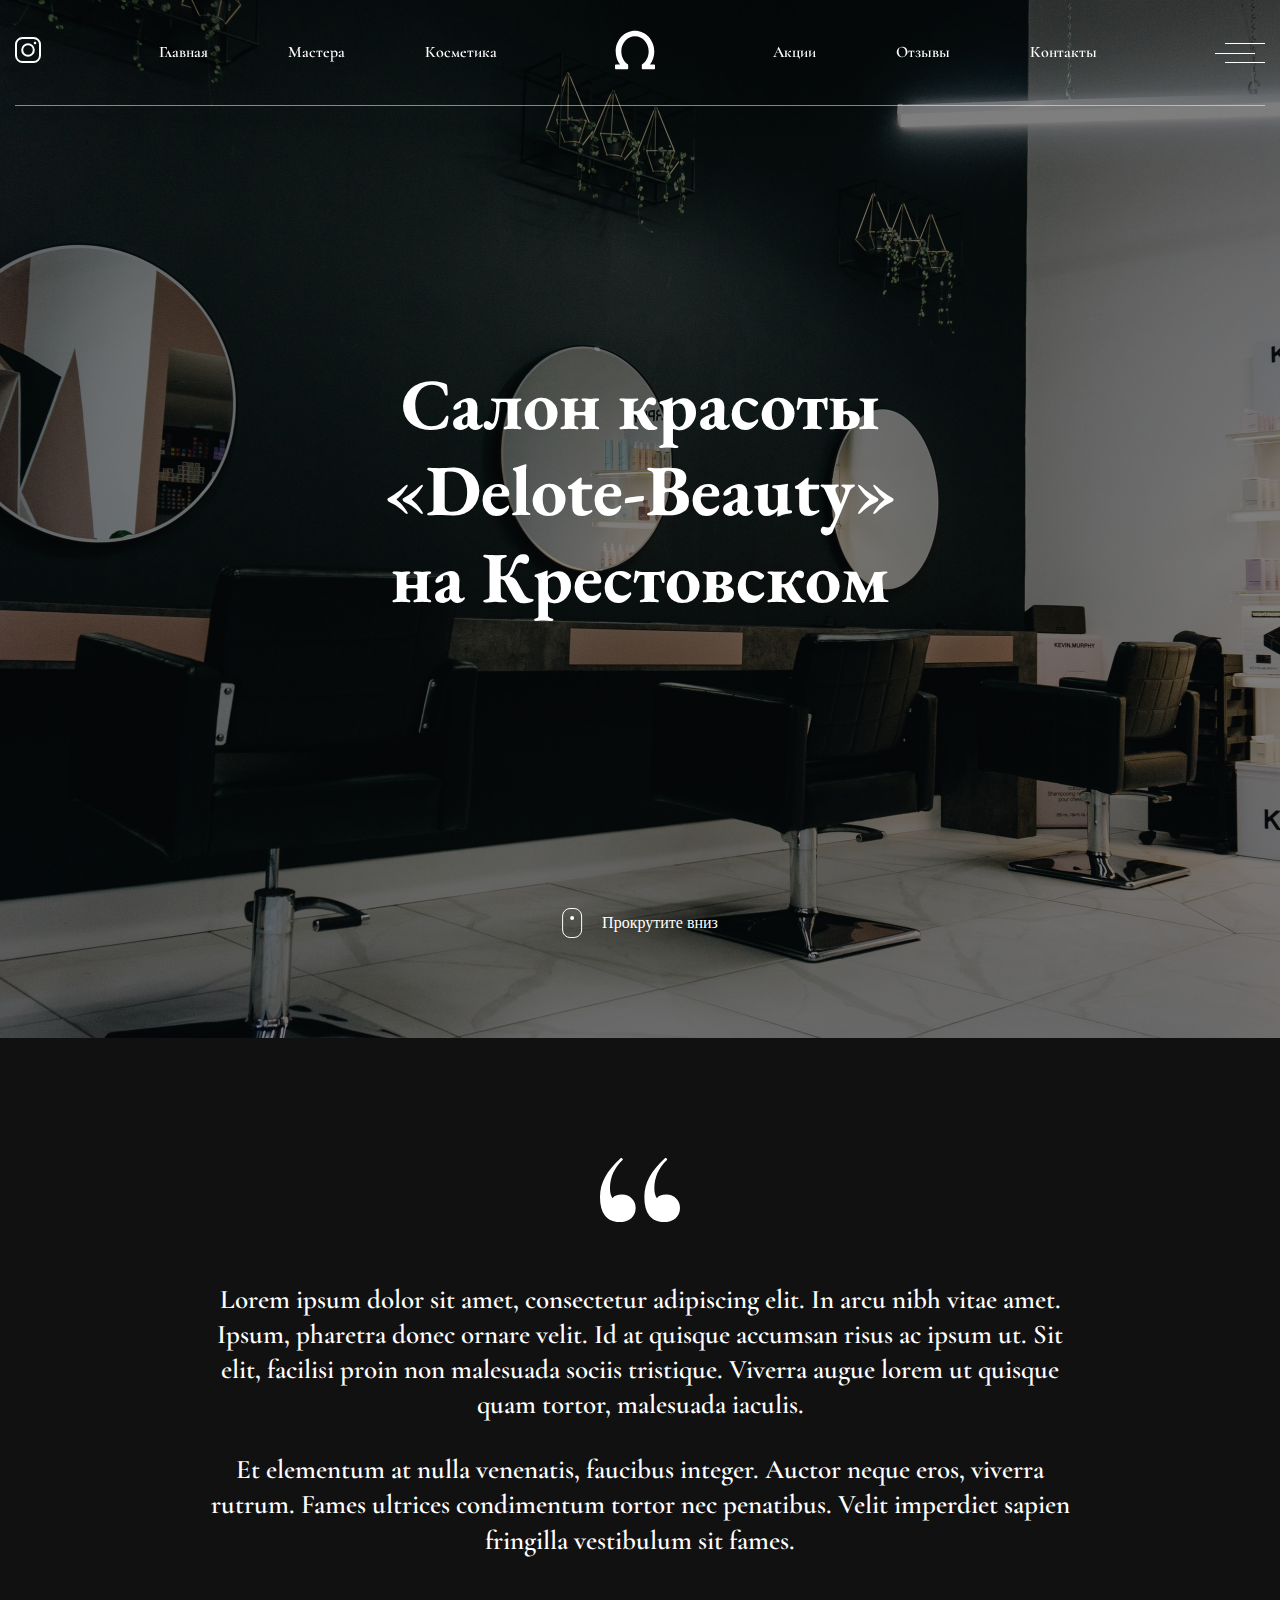
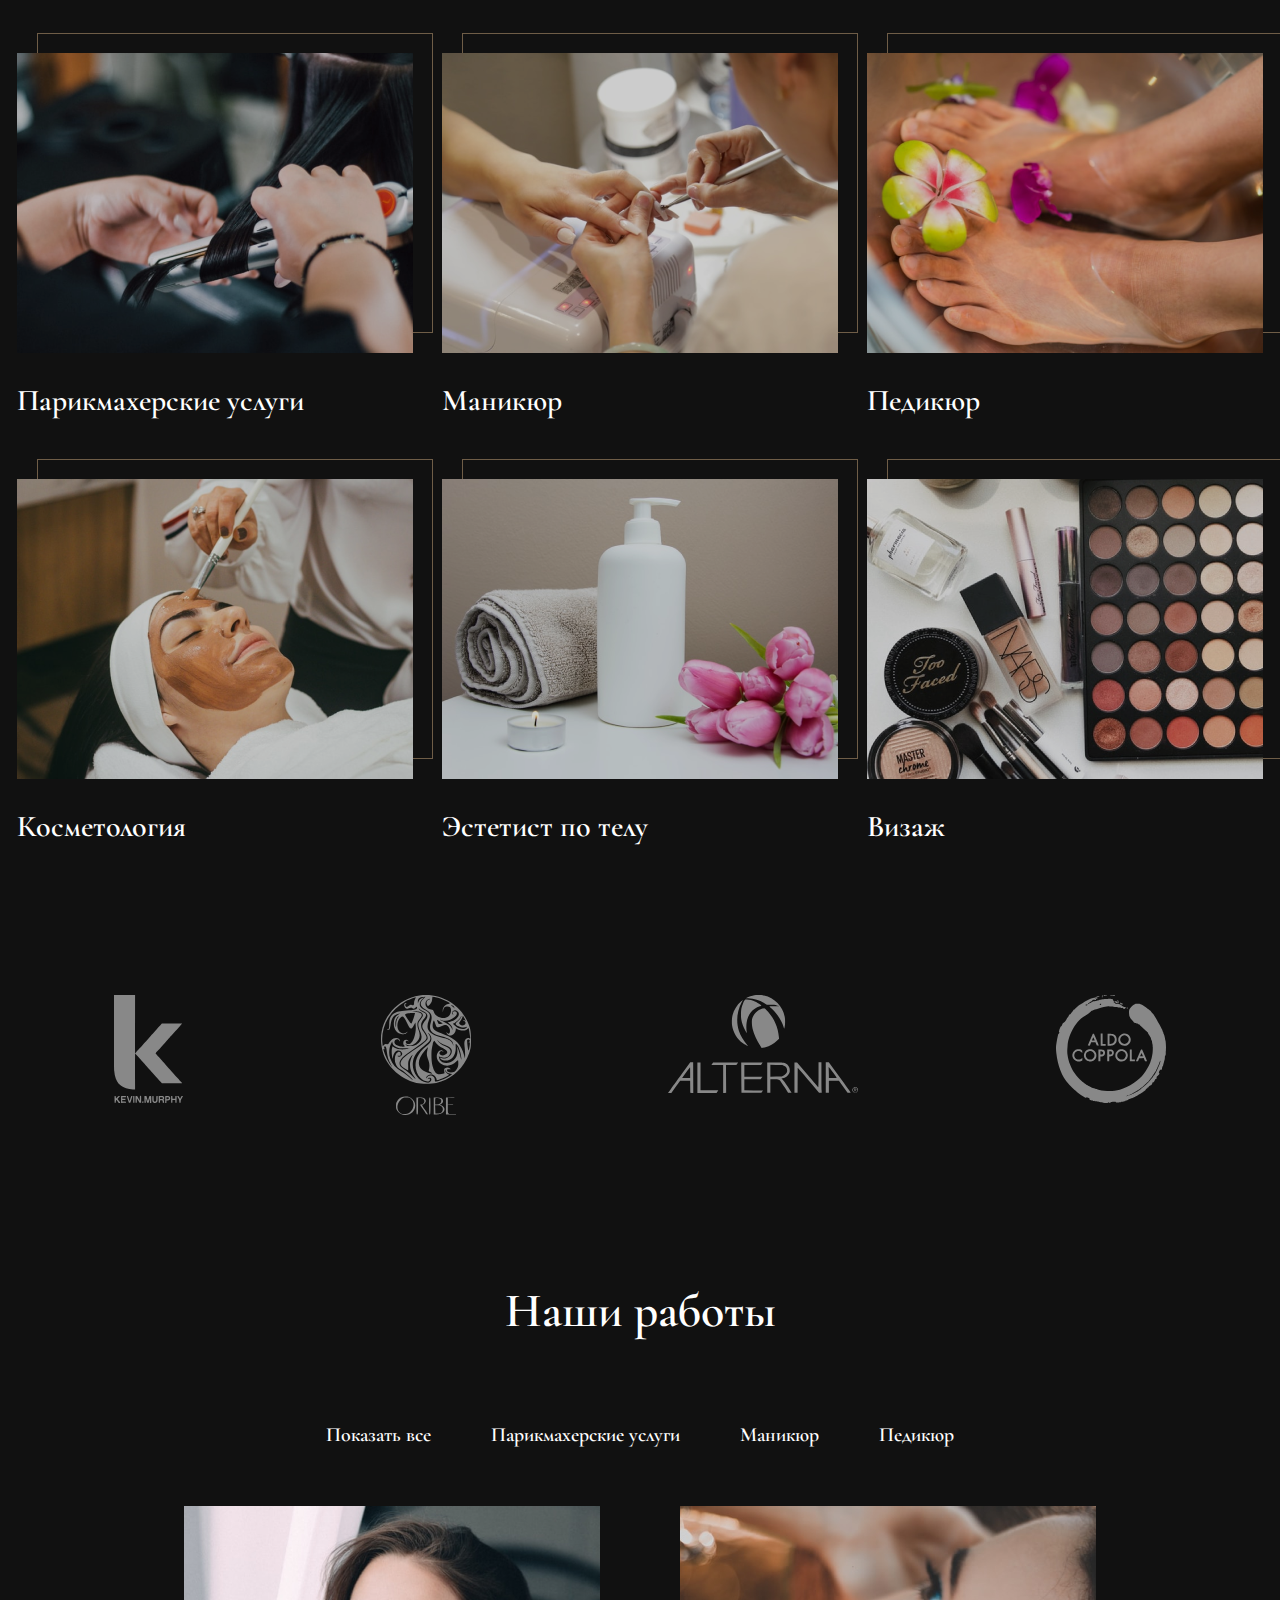
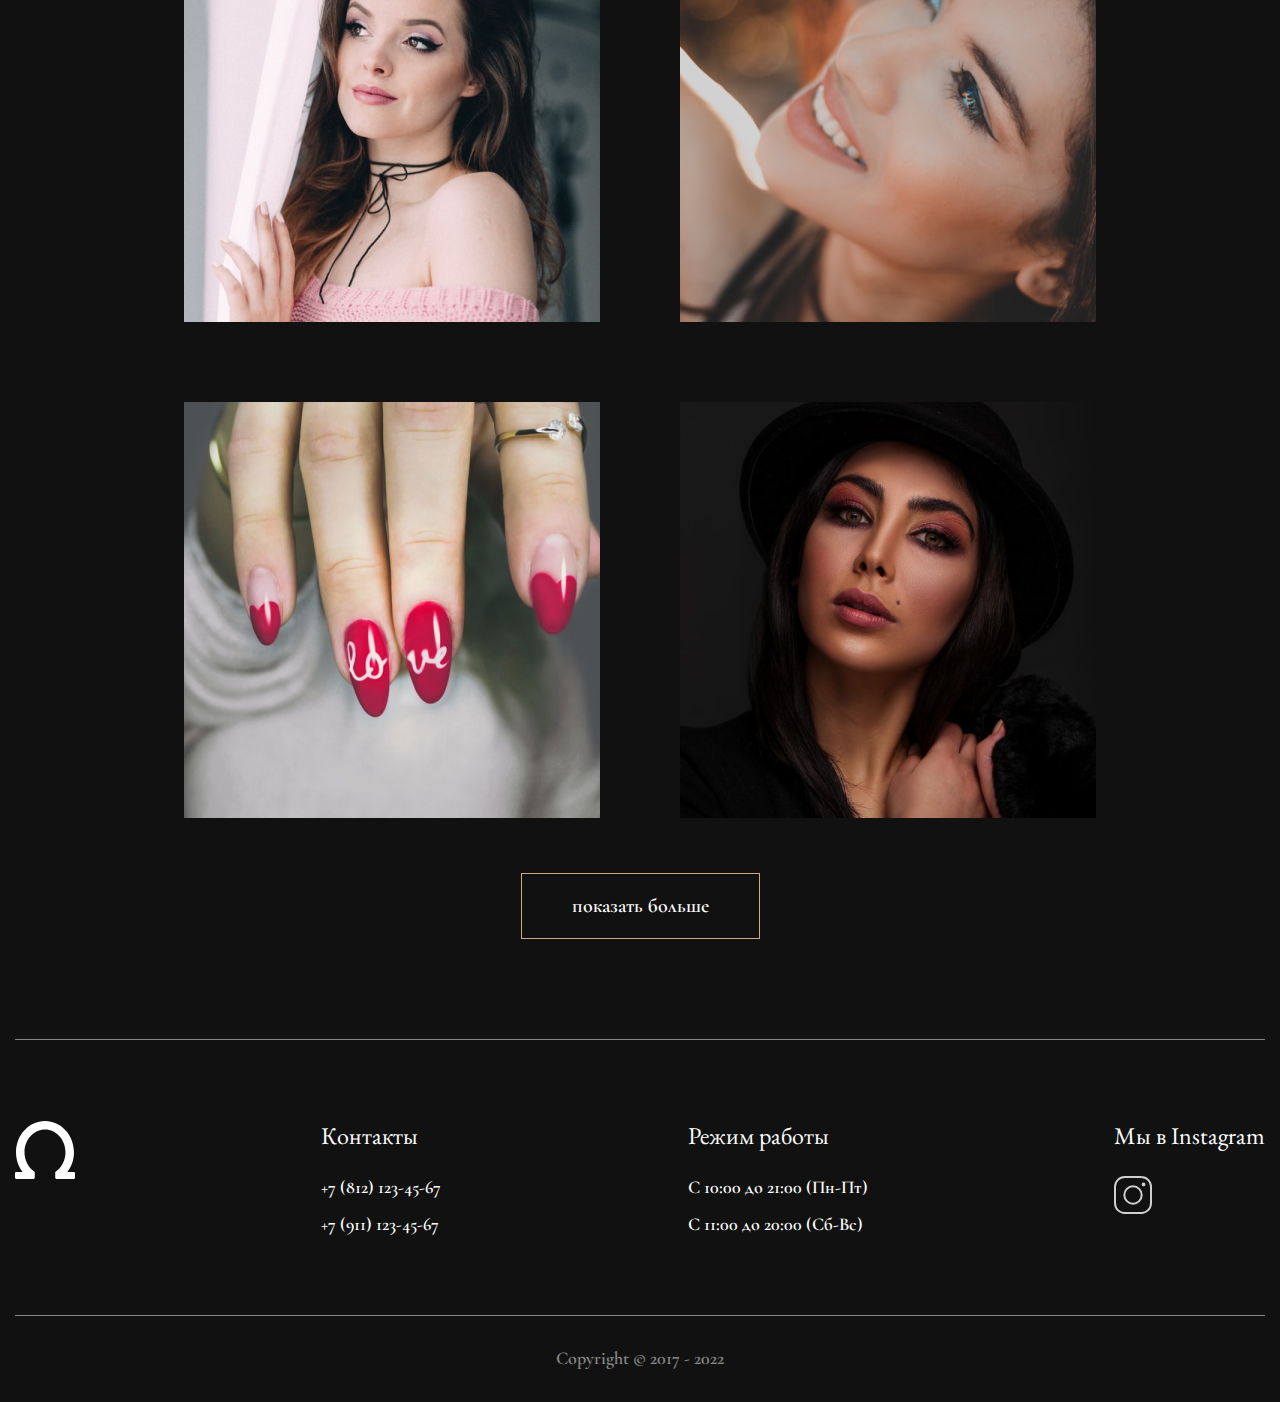
<file: index.html>
<!DOCTYPE html>
<html lang="en">
  <head>
    <meta charset="UTF-8" />
    <meta name="viewport" content="width=device-width, initial-scale=1.0" />
    <title>Document</title>
    <link rel="stylesheet" href="css/main.css" />
  </head>
  <body>
    <header class="header">
      <nav class="nav">
        <div class="nav__items">
          <a class="social" href="https://www.instagram.com/">
            <svg
              class="social__insta"
              width="26"
              height="26"
              viewBox="0 0 26 26"
              fill="none"
              xmlns="http://www.w3.org/2000/svg"
            >
              <path
                d="M18.5341 1H7.46592C3.89455 1 1 3.89507 1 7.46592V18.5341C1 22.1054 3.89507 25 7.46643 25H18.5336C22.1049 25 25 22.1049 25 18.5336V7.46592C25 3.89455 22.1049 1 18.5336 1H18.5341Z"
                stroke="white"
                stroke-width="2"
                stroke-miterlimit="10"
              />
              <path
                d="M13 18.7932C16.1995 18.7932 18.7932 16.1995 18.7932 13C18.7932 9.8005 16.1995 7.20679 13 7.20679C9.80049 7.20679 7.20679 9.8005 7.20679 13C7.20679 16.1995 9.80049 18.7932 13 18.7932Z"
                stroke="white"
                stroke-width="2"
                stroke-miterlimit="10"
              />
              <path
                d="M20.0345 7.20688C20.72 7.20688 21.2757 6.65115 21.2757 5.96562C21.2757 5.2801 20.72 4.72437 20.0345 4.72437C19.3489 4.72437 18.7932 5.2801 18.7932 5.96562C18.7932 6.65115 19.3489 7.20688 20.0345 7.20688Z"
                fill="white"
              />
            </svg>
          </a>
  
          <ul class="nav__links">
            <li class="nav__link"><a href="#">Главная</a></li>
            <li class="nav__link"><a href="masters/index.html">Мастера</a></li>
            <li class="nav__link"><a href="#">Косметика</a></li>
          </ul>
          <a class="logo" href="index.html"
            ><svg
              class="logo__svg"
              width="40"
              height="40"
              viewBox="0 0 40 40"
              fill="none"
              xmlns="http://www.w3.org/2000/svg"
            >
              <g clip-path="url(#clip0_1_23)">
                <path
                  d="M39.1904 34.5978H34.9553C37.7664 30.8686 39.3147 26.2056 39.3147 21.4677C39.3147 9.99511 30.6501 0.661377 19.9988 0.661377C9.34791 0.661377 0.682858 9.99552 0.682858 21.4677C0.682858 26.2064 2.23032 30.8694 5.04109 34.5978H0.809553C0.36268 34.5978 0 34.9605 0 35.4074V38.5298C0 38.9767 0.36268 39.3394 0.809553 39.3394H12.3663C12.8132 39.3394 13.1759 38.9767 13.1759 38.5298V35.0516C13.1759 34.8589 13.1075 34.6731 12.9828 34.527L12.9379 34.474C12.8925 34.4201 12.8399 34.3728 12.782 34.3331C8.8047 31.5766 6.33354 26.6472 6.33354 21.4673C6.33354 13.1103 12.4639 6.31165 19.9988 6.31165C27.5333 6.31165 33.6636 13.1107 33.6636 21.4673C33.6636 26.6691 31.1771 31.609 27.1755 34.3598C26.9557 34.5108 26.8245 34.7601 26.8245 35.0265V38.529C26.8245 38.9759 27.1872 39.3386 27.6341 39.3386H39.1904C39.6373 39.3386 40 38.9759 40 38.529V35.4066C40 34.9601 39.6381 34.5978 39.1904 34.5978Z"
                  fill="white"
                />
              </g>
              <defs>
                <clipPath id="clip0_1_23">
                  <rect width="40" height="40" fill="white" />
                </clipPath>
              </defs></svg></a>
          <ul class="nav__links">
            <li class="nav__link"><a href="price/price.html">Акции</a></li>
            <li class="nav__link"><a href="#">Отзывы</a></li>
            <li class="nav__link"><a href="/kontakt/index.html">Контакты</a></li>
          </ul>
  
          <div class="hamburger">
            <span class="hamburger__lines hamburger__lines1"></span>
            <span class="hamburger__lines hamburger__lines2"></span>
            <span class="hamburger__lines hamburger__lines3"></span>
          </div>

          <div class="hamburger__menu">
            
          <div class="cross">
            <span class="cross__lines cross__lines1"></span>
            <span class="cross__lines cross__lines2"></span>
          </div>

            <div class="hamburger__container">

          <div class="hamburger__links-container">
            <ul class="hamburger__links">
              <li class="hamburger__link"><a href="#">Главная</a></li>
              <li class="hamburger__link"><a href="masters/index.html">Мастера</a></li>
              <li class="hamburger__link"><a href="#">Косметика</a></li>
            </ul>
     
            <ul class="hamburger__links">
              <li class="hamburger__link"><a href="price/price.html">Акции</a></li>
              <li class="hamburger__link"><a href="#">Отзывы</a></li>
              <li class="hamburger__link"><a href="/kontakt/index.html">Контакты</a></li>
            </ul>
          </div>
              

              <p class="hamburger__text">Lorem ipsum dolor sit amet, consectetur adipiscing elit. Ipsum, adipiscing amet in egestas sem dui, arcu faucibus scelerisque. Nisl est felis id volutpat. Sed dolor fermentum amet lectus nibh quis. Tortor donec pellentesque leo ac placerat. Morbi.</p>

              <div class="hamburger__items">
                <div class="hamburger__item">
                  <p class="hamburger__title">Контакты</p>
                  <div class="hamburger__inner">
                    <a class="hamburger__telefon" href="+7812123-45-67">
                      +7 (812) 123-45-67
                    </a>
                    <a class="hamburger__telefon" href="+7911123-45-67">
                      +7 (911) 123-45-67
                    </a>
                    <p class="hamburger__adress">Новоостровский проспект, дом 36 лит. С</p>
                  </div>
                </div>

                <div class="hamburger__item">
                  <p class="hamburger__title">Режим работы</p>
                  <div class="hamburger__inner">
                    <p class="hamburger__weekdays">C 10:00 до 21:00 (Пн-Пт)</p>
                    <p class="hamburger__weekends">С 11:00 до 20:00 (Сб-Вс)</p>
                  </div>
                </div>
              </div>
           
      
            </div>
         
          </div>

      

        </div>
      </nav>
    </header>
  <main>  <section class="promo">
    <h2 class="promo__title">
      Салон красоты «Delote-Beauty» на Крестовском
    </h2>

    <div class="promo__button">
      <a
        href="#about-me"
        class="promo__button-scroll"
        aria-label="scroll to information"
      >
      </a>
      <p class="promo__button_text">Прокрутите вниз</p>
    </div>
  </section>

  <section class="info">
    <svg
      class="info__svg"
      width="80"
      height="64"
      viewBox="0 0 80 64"
      fill="none"
      xmlns="http://www.w3.org/2000/svg"
    >
      <path
        d="M22.0513 36.5714C26.1538 36.5714 29.4017 37.8546 31.7949 40.4211C34.359 42.8271 35.6411 46.0351 35.6411 50.0451C35.6411 54.3759 34.1026 57.8246 31.0257 60.391C28.1197 62.797 24.1026 64 18.9744 64C12.9915 64 8.29064 61.8346 4.87183 57.5038C1.62397 53.1729 0 46.9975 0 38.9774C0 31.7594 1.70941 25.1028 5.12821 19.0075C8.54702 12.7519 13.6752 6.49623 20.5129 0.240597C20.6838 0.0801979 20.9402 0 21.282 0C21.7949 0 22.2222 0.2406 22.5641 0.721797C22.906 1.203 22.906 1.604 22.5641 1.9248C14.188 9.94485 9.99999 19.4085 9.99999 30.3158C9.99999 34.807 10.8547 38.0952 12.5641 40.1805C14.1026 37.7744 17.265 36.5714 22.0513 36.5714ZM66.4103 36.5714C70.5128 36.5714 73.7607 37.8546 76.1538 40.4211C78.7179 42.8271 80 46.0351 80 50.0451C80 54.3759 78.4615 57.8246 75.3846 60.391C72.4786 62.797 68.4616 64 63.3334 64C57.3505 64 52.6496 61.8346 49.2308 57.5038C45.9829 53.1729 44.359 46.9975 44.359 38.9774C44.359 31.7594 46.0684 25.1028 49.4872 19.0075C52.906 12.7519 58.0342 6.49623 64.8718 0.240597C65.0427 0.0801979 65.2992 0 65.641 0C66.1539 0 66.5812 0.2406 66.9231 0.721797C67.265 1.203 67.265 1.604 66.9231 1.9248C58.547 9.94485 54.359 19.4085 54.359 30.3158C54.359 34.807 55.2137 38.0952 56.9231 40.1805C58.4616 37.7744 61.624 36.5714 66.4103 36.5714Z"
        fill="white"
      />
    </svg>

    <div class="info__description">
      <p class="info__text">
        Lorem ipsum dolor sit amet, consectetur adipiscing elit. In arcu nibh
        vitae amet. Ipsum, pharetra donec ornare velit. Id at quisque accumsan
        risus ac ipsum ut. Sit elit, facilisi proin non malesuada sociis
        tristique. Viverra augue lorem ut quisque quam tortor, malesuada
        iaculis.
      </p>
      <p class="info__text">
        Et elementum at nulla venenatis, faucibus integer. Auctor neque eros,
        viverra rutrum. Fames ultrices condimentum tortor nec penatibus. Velit
        imperdiet sapien fringilla vestibulum sit fames.
      </p>
    </div>
  </section>

  <section class="services">
    <div class="services__items">
      <div class="services__item">
        <img class="services__img" src="uslugi/1.png" alt="" />
        <p class="services__text">Парикмахерские услуги</p>
      </div>
      <div class="services__item">
        <img class="services__img" src="uslugi/2.png" alt="" />
        <p class="services__text">Маникюр</p>
      </div>
      <div class="services__item">
        <img class="services__img" src="uslugi/3.png" alt="" />
        <p class="services__text">Педикюр</p>
      </div>
      <div class="services__item">
        <img class="services__img" src="uslugi/4.png" alt="" />
        <p class="services__text">Косметология</p>
      </div>
      <div class="services__item">
        <img class="services__img" src="uslugi/5.png" alt="" />
        <p class="services__text">Эстетист по телу</p>
      </div>
      <div class="services__item">
        <img class="services__img" src="uslugi/6.png" alt="" />
        <p class="services__text">Визаж</p>
      </div>
    </div>
  </section>

  <section class="brands">
    <svg
      width="69"
      height="108"
      viewBox="0 0 69 108"
      fill="none"
      xmlns="http://www.w3.org/2000/svg"
    >
      <path
        fill-rule="evenodd"
        clip-rule="evenodd"
        d="M0 36.7919C0 72.1006 0.0131003 73.6982 0.325277 76.4182C0.504288 77.9772 0.737871 79.666 0.844505 80.1712C1.81546 84.774 3.76863 88.1953 6.80106 90.6045C9.5601 92.7965 14.0127 94.2107 18.9758 94.4714L21.0749 94.5816L21.0307 83.0756C21.0065 76.7472 21.0065 68.6035 21.0307 64.9783L21.0749 58.3872L23.4925 61.0532C26.9137 64.8259 26.9824 64.9023 28.3797 66.4763C29.0724 67.2566 29.6788 67.9326 29.7272 67.9785C29.8029 68.0505 35.5977 74.5307 37.028 76.1428C37.3051 76.4551 37.6073 76.794 37.6997 76.8959C37.792 76.9979 39.1138 78.4717 40.6367 80.1712C42.1598 81.8707 43.5795 83.449 43.7916 83.6787C44.0037 83.9083 45.0245 85.053 46.0603 86.2223L47.9433 88.3483L58.0609 88.3518C67.0193 88.355 68.7313 88.2935 68.0526 87.9934C67.9832 87.9628 67.3602 87.2989 66.6678 86.5181C65.9755 85.7373 65.3331 85.0155 65.2404 84.9142C65.1477 84.8129 64.6089 84.2117 64.0429 83.578C57.1331 75.8419 53.6095 71.9052 52.9811 71.2194C52.8887 71.1187 52.3597 70.5179 51.8056 69.8846C50.7245 68.6491 49.7481 67.5646 48.5129 66.2273C47.8428 65.5019 47.1149 64.6835 44.5847 61.8113C44.3076 61.4968 43.6482 60.7765 43.1194 60.2106C42.5906 59.6447 42.0097 58.9941 41.8285 58.7652C41.5 58.3498 41.5 58.3476 41.8665 57.9421C42.0685 57.7184 42.8005 56.8978 43.4932 56.1187C44.1859 55.3393 44.8282 54.621 44.9206 54.5219C45.0576 54.3753 46.7785 52.4527 47.4395 51.7078C47.7207 51.3907 50.4504 48.3658 50.6299 48.1719C50.7225 48.0722 51.2892 47.4398 51.8895 46.7665C52.4899 46.0933 53.0566 45.4609 53.149 45.361C53.2414 45.2613 53.5744 44.879 53.889 44.5116C54.2037 44.1443 55.0795 43.1672 55.8352 42.3404C56.5908 41.5136 57.5045 40.499 57.8659 40.0856C58.2271 39.6722 58.5628 39.2964 58.612 39.2505C58.661 39.2046 59.9433 37.7765 61.4614 36.077C62.9795 34.3776 64.2618 32.9495 64.3108 32.9036C64.36 32.8577 64.9659 32.1812 65.6574 31.4004C66.3488 30.6196 67.1981 29.68 67.5447 29.3126C67.8913 28.9451 68.1756 28.588 68.1767 28.5192C68.1777 28.4504 63.623 28.394 58.055 28.394H47.9315L47.401 29.0203C46.6826 29.8686 46.1051 30.5207 45.3672 31.3169C45.0267 31.6843 43.2384 33.6761 41.3932 35.743C39.5481 37.8099 37.9993 39.5386 37.9516 39.5845C37.9039 39.6305 36.3558 41.3592 34.5116 43.4261C32.6674 45.493 31.1176 47.2217 31.0677 47.2676C31.0179 47.3135 30.0412 48.4034 28.8973 49.6894C27.7533 50.9755 26.4697 52.4036 26.0447 52.8629C25.6198 53.3222 24.7056 54.3359 24.0131 55.1154C23.3207 55.895 22.6143 56.6842 22.4432 56.8691C22.272 57.0542 21.9421 57.4498 21.7095 57.7483C21.4771 58.047 21.2196 58.2911 21.1375 58.2911C21.0507 58.2911 21.0064 46.0867 21.0316 29.1456L21.0749 0H10.5374H0V36.7919ZM0.709996 101.018C0.546435 101.124 0.50714 101.936 0.542069 104.485L0.587746 107.814H1.17549H1.76324L1.81379 106.648C1.8603 105.575 2.13419 104.891 2.51673 104.891C2.57936 104.891 3.10094 105.567 3.6761 106.394L4.72161 107.897H5.56141C6.53976 107.897 6.59552 108.073 4.9065 105.825C4.22304 104.915 3.63362 104.088 3.59667 103.988C3.55973 103.887 4.09474 103.214 4.78543 102.491C5.47594 101.769 5.9945 101.102 5.93741 101.011C5.88031 100.919 5.51944 100.879 5.13522 100.922C4.54042 100.988 4.28836 101.156 3.43596 102.05C2.88533 102.628 2.3216 103.217 2.18306 103.359C1.95837 103.589 1.9221 103.474 1.8472 102.291C1.7671 101.026 1.74426 100.964 1.34342 100.922C1.11252 100.898 0.827545 100.942 0.709996 101.018ZM7.16948 100.989C7.10534 101.053 7.05295 102.635 7.05295 104.505V107.906L9.52988 107.86L12.0068 107.814V107.229V106.644L10.1176 106.597L8.22844 106.55V105.72V104.891H9.82375H11.4191V104.312V103.734L9.86573 103.686L8.3124 103.638V102.97V102.302L10.1274 102.254L11.9425 102.207L11.8906 101.586L11.8389 100.966L9.56245 100.919C8.31038 100.894 7.23346 100.925 7.16948 100.989ZM12.8372 101.096C12.7917 101.214 13.2327 102.774 13.8172 104.562L14.8802 107.814H15.5966H16.3131L17.032 105.642C18.1662 102.217 18.472 101.243 18.472 101.056C18.472 100.96 18.1835 100.882 17.831 100.882C17.1081 100.882 17.2132 100.666 16.187 104.264C15.9316 105.16 15.6626 105.893 15.5892 105.893C15.5158 105.893 15.4083 105.686 15.3504 105.433C15.0636 104.184 14.0411 101.118 13.875 101.01C13.5687 100.811 12.9267 100.865 12.8372 101.096ZM19.3499 101.018C19.1864 101.124 19.1471 101.936 19.182 104.485L19.2277 107.814H19.8154H20.4032V104.39V100.966L19.9834 100.922C19.7525 100.898 19.4675 100.942 19.3499 101.018ZM21.7009 101.022C21.5374 101.125 21.4981 101.934 21.533 104.485L21.5787 107.814H22.1664H22.7542L22.8381 105.475L22.9221 103.137L23.5777 104.306C23.9382 104.949 24.5483 106.001 24.9333 106.644C25.6319 107.811 25.6351 107.814 26.3768 107.814H27.1203L27.1658 104.427C27.2151 100.749 27.2078 100.719 26.285 100.95C25.8721 101.053 25.87 101.063 25.8235 103.348L25.7768 105.642L25.3339 104.891C25.0902 104.477 24.6841 103.763 24.4316 103.304C23.5824 101.76 23.2917 101.301 23.0321 101.091C22.7412 100.856 22.0233 100.818 21.7009 101.022ZM30.4697 101.096C30.4244 101.213 30.4079 102.773 30.4331 104.561L30.4788 107.814L31.1085 107.865L31.7383 107.917V105.619C31.7383 103.182 31.86 102.968 32.2963 104.64C32.44 105.191 32.6953 106.131 32.8634 106.728L33.169 107.814L33.8592 107.864C34.4056 107.904 34.568 107.851 34.6392 107.613C34.6888 107.448 34.9594 106.458 35.2409 105.414C35.5223 104.369 35.7939 103.473 35.8444 103.423C35.8951 103.373 35.9364 104.359 35.9364 105.614V107.897H36.6082H37.2799V104.491C37.2799 100.746 37.3192 100.879 36.2166 100.885C35.4555 100.888 35.2543 101.072 35.005 101.989C34.8835 102.437 34.6226 103.404 34.4251 104.139C34.0379 105.58 33.8392 105.937 33.6958 105.45C32.986 103.039 32.5779 101.537 32.5779 101.334C32.5779 101.009 32.2189 100.882 31.2995 100.882C30.8474 100.882 30.5196 100.966 30.4697 101.096ZM38.4973 100.993C38.2243 101.102 38.2077 105.096 38.4758 106.155C38.9464 108.013 41.4346 108.634 42.8337 107.243C43.4898 106.59 43.6591 105.775 43.6601 103.265L43.6611 101.055L43.2416 100.951C42.3632 100.731 42.3179 100.849 42.3152 103.341C42.3125 105.877 42.1818 106.357 41.4275 106.606C40.8107 106.81 39.99 106.477 39.7847 105.939C39.7 105.718 39.6308 104.535 39.6308 103.311C39.6308 101.435 39.589 101.069 39.3652 100.983C39.0629 100.868 38.801 100.871 38.4973 100.993ZM44.7436 101.096C44.6982 101.213 44.6818 102.773 44.707 104.561L44.7526 107.814H45.3404H45.9281L46.0121 106.517C46.0583 105.804 46.1526 105.222 46.222 105.223C46.2914 105.224 46.7446 105.226 47.2296 105.227C48.4757 105.231 48.6007 105.354 48.6989 106.68L48.7829 107.814L49.4348 107.867L50.0868 107.92L50.0086 106.574C49.953 105.62 49.8462 105.137 49.6412 104.911C49.3661 104.609 49.3728 104.571 49.7812 104.133C50.6988 103.148 50.0957 101.469 48.6937 101.104C47.6262 100.826 44.8499 100.82 44.7436 101.096ZM51.3298 100.993C51.2682 101.055 51.2178 102.633 51.2178 104.501V107.897H51.7982H52.3785L52.4279 106.686L52.4773 105.475L53.6614 105.392C55.5949 105.255 56.3512 104.536 56.2195 102.957C56.0876 101.373 55.2761 100.905 52.6313 100.889C51.977 100.885 51.3913 100.932 51.3298 100.993ZM57.1702 101.096C57.1248 101.213 57.1084 102.773 57.1336 104.561L57.1793 107.814H57.767H58.3547L58.4033 106.352L58.4518 104.891H59.8661H61.2804L61.3289 106.352L61.3774 107.814H61.9652H62.5529L62.5984 104.435L62.6438 101.057L62.2209 100.952C61.4075 100.749 61.2935 100.924 61.2935 102.38V103.721H59.8661H58.4387V102.403C58.4387 101.355 58.3843 101.064 58.1731 100.983C57.7331 100.816 57.2578 100.869 57.1702 101.096ZM63.2384 101.027C63.1986 101.091 63.6314 101.968 64.2005 102.975C65.2109 104.764 65.2369 104.842 65.3214 106.31L65.4077 107.814H65.9954H66.5832L66.6671 106.394C66.737 105.212 66.8285 104.856 67.2129 104.268C67.467 103.879 67.6747 103.52 67.6747 103.469C67.6747 103.419 67.9729 102.854 68.3373 102.214L69 101.051L68.5892 100.948C67.7651 100.743 67.4534 100.989 66.7718 102.387C66.4137 103.121 66.0683 103.721 66.004 103.721C65.9397 103.721 65.6514 103.214 65.3634 102.594C65.0754 101.974 64.7681 101.363 64.6804 101.236C64.5128 100.993 63.363 100.826 63.2384 101.027ZM48.603 102.481C48.929 102.805 48.9401 103.224 48.6333 103.641C48.4516 103.889 48.1344 103.974 47.2059 104.026L46.0121 104.093V103.156V102.218H47.1757C48.0094 102.218 48.4138 102.293 48.603 102.481ZM54.5875 102.391C54.8063 102.508 54.9114 102.739 54.9097 103.101C54.9053 103.988 54.7109 104.135 53.5342 104.137L52.4773 104.139L52.4247 103.41C52.3958 103.009 52.4123 102.577 52.4615 102.45C52.569 102.171 54.0949 102.129 54.5875 102.391ZM28.2118 107.155V107.917L28.8415 107.865C29.4528 107.815 29.4728 107.793 29.5228 107.104L29.5745 106.394H28.8931H28.2118V107.155Z"
        fill="white"
      />
    </svg>

    <svg
      width="90"
      height="120"
      viewBox="0 0 90 120"
      fill="none"
      xmlns="http://www.w3.org/2000/svg"
    >
      <path
        fill-rule="evenodd"
        clip-rule="evenodd"
        d="M38.46 0.473335C14.924 3.92174 -2.26029 25.6275 0.242098 48.746C1.37703 59.2333 5.14421 67.3328 12.3931 74.8707C18.7925 81.5257 26.7281 86.0457 35.4368 87.9965C40.1608 89.0543 50.85 89.0649 55.213 88.0154C68.6443 84.7858 79.274 76.5109 85.3908 64.5231C86.5205 62.3088 88.0136 58.6744 88.7079 56.4467C89.8611 52.7477 89.9732 51.7153 89.9989 44.5504C90.0308 35.4568 89.3591 32.3342 85.8281 25.1669C77.2554 7.76705 57.8218 -2.36403 38.46 0.473335ZM42.5328 3.78283C38.3165 7.89258 38.8303 11.1605 44.1783 14.2467C50.7577 18.043 51.7782 20.5837 49.6649 27.9046C47.5685 35.1646 50.362 38.6661 60.3781 41.335C68.6893 43.5498 71.8948 45.7452 72.2408 49.4599C72.3955 51.1204 72.3622 51.2303 72.0505 50.0885C71.4584 47.9203 70.6821 46.7536 69.0423 45.5657C67.0823 44.1465 65.6356 43.6213 60.493 42.4606C53.3871 40.8569 49.1535 38.4261 47.2526 34.8586C46.0904 32.678 46.2948 28.8502 47.7504 25.5269C49.9556 20.4927 49.1601 17.8427 44.7492 15.525C40.818 13.4593 39.2701 12.1583 38.9302 10.6349C38.4361 8.42147 39.1224 6.49836 41.1968 4.28311L43.1268 2.222L41.2619 2.98626C38.8908 3.95774 38.3142 4.53694 37.5116 6.75403L36.8605 8.55254L36.8399 6.69404C36.8038 3.439 38.5402 1.94417 42.4198 1.88971L44.505 1.86064L42.5328 3.78283ZM58.5194 3.30655C61.77 4.33618 69.1656 7.83166 69.1656 8.3384C69.1656 8.51839 68.3536 8.79299 67.3607 8.94944C63.9076 9.4931 61.6157 12.2802 61.7287 15.7983C61.7653 16.9285 61.8722 17.2862 61.9772 16.629C62.6072 12.6909 63.5884 11.5524 66.3528 11.5524C69.2204 11.5524 70.2672 12.8317 69.9995 16.0087C69.5434 21.4227 64.7032 24.3773 59.2737 22.5552C56.3522 21.575 53.8118 19.531 53.2029 17.6706C52.4205 15.2786 52.0286 14.8988 49.9964 14.5605C47.3149 14.1147 45.4313 12.7777 44.7905 10.8656C44.1192 8.86267 44.4933 6.41021 45.6184 5.44473C46.7486 4.47417 48.5722 3.5853 48.8572 3.8659C48.988 3.99466 48.4334 4.43679 47.6248 4.84846C45.6465 5.85547 45.0694 7.44768 45.94 9.49771C46.3117 10.3741 46.7721 11.0908 46.9633 11.0908C47.1546 11.0908 48.0964 10.2361 49.0569 9.19127C50.5153 7.6046 50.8571 6.83618 51.129 4.53094L51.4543 1.7711L53.531 2.07755C54.6735 2.246 56.918 2.79935 58.5194 3.30655ZM33.9939 4.28357C33.4965 5.36212 33.0849 6.98248 33.0793 7.88335C33.0657 10.07 32.4244 10.658 30.7367 10.0308C29.5929 9.60571 29.2221 9.70447 27.9263 10.7775C26.2387 12.1754 25.4643 12.3102 24.6523 11.347C23.8896 10.4424 24.2243 8.511 25.1108 8.70068C25.6527 8.81698 25.6804 8.72653 25.2364 8.28209C24.4109 7.45461 23.2244 8.56361 23.2244 10.1623C23.2244 11.7245 24.8591 13.8599 26.0554 13.8599C26.5434 13.8599 27.684 13.5119 28.5892 13.0869C30.1292 12.3642 30.2918 12.3642 31.1033 13.0869C32.3095 14.1617 33.1969 14.0542 34.4045 12.6872C35.5591 11.3793 36.3945 11.5168 36.0134 12.9521C35.6116 14.464 34.1893 14.878 27.9479 15.2984C20.4975 15.8006 17.0167 16.4347 14.3329 17.78C10.0008 19.9514 8.24899 23.175 8.23352 29.0048C8.22274 33.0915 7.66253 34.8693 6.52197 34.4382C6.13335 34.2914 5.95615 34.3768 6.11694 34.633C6.58526 35.3788 8.15617 35.1522 8.63621 34.2693C8.88138 33.8184 9.31173 31.8201 9.59347 29.8291C10.5887 22.7832 12.8286 19.6745 17.599 18.7192L19.2397 18.3906L17.0805 19.7649C14.091 21.6677 12.7742 24.4211 12.8014 28.7113C12.8394 34.6625 16.1752 38.787 21.2391 39.1438C23.471 39.3011 24.1465 39.1632 25.2167 38.3315C25.926 37.7805 26.5059 37.1011 26.5059 36.8214C26.5059 36.5418 25.9668 36.8118 25.3077 37.4214C22.9192 39.6302 19.1736 38.529 17.3753 35.0894C15.7346 31.9507 16.1865 27.0439 18.409 23.8701C21.1922 19.896 22.5025 20.525 25.8074 27.4223C29.4077 34.9371 30.1709 35.2422 32.8974 30.2532L34.3665 27.5649L34.6792 30.2888C35.4733 37.2142 32.5364 47.0328 29.193 48.6269C27.4651 49.4507 25.2908 48.871 24.838 47.4653C24.3795 46.0438 25.2918 45.4319 26.8359 46.1246C28.126 46.7033 28.1265 46.7024 27.2447 45.7429C26.182 44.5868 24.3204 44.4968 23.1442 45.5449C21.9249 46.6313 21.9859 49.5979 23.2455 50.4665C24.0851 51.0457 24.1095 51.1634 23.4414 51.4158C22.3609 51.8238 21.2686 51.7758 18.5459 51.2012C15.6211 50.5837 13.3799 48.8475 13.3799 47.1994C13.3799 44.3819 16.9544 43.2041 18.2684 45.5888C18.9275 46.785 18.9687 46.7984 18.9866 45.8195C19.0311 43.3435 15.4275 42.0965 12.536 43.5881C11.0664 44.3459 8.58042 46.8501 7.78536 48.374C7.31985 49.2661 6.98982 49.3833 5.64534 49.135C4.34399 48.8946 3.84473 49.0496 2.88981 49.9897L1.72347 51.138L1.39438 48.1123C-0.3617 31.9682 8.91279 14.956 23.9974 6.65112C26.3006 5.38289 33.7674 2.39599 34.8039 2.32815C34.8559 2.32492 34.4912 3.20502 33.9939 4.28357ZM72.4471 11.0908C72.9627 11.5985 73.3781 12.3775 73.3706 12.8215C73.357 13.5719 73.3209 13.5696 72.8605 12.7901C72.5877 12.3286 71.6975 11.5505 70.8823 11.0613C69.5518 10.2624 69.5082 10.1711 70.4547 10.1697C71.0351 10.1687 71.9314 10.5832 72.4471 11.0908ZM42.2103 16.2976C43.4995 16.9326 44.9714 17.9064 45.481 18.4621C46.8644 19.9685 46.7069 22.6102 45.1196 24.5305C40.353 30.2975 40.2123 31.6604 43.8557 36.7979C45.6268 39.2947 46.3872 40.8389 46.5513 42.271C46.7702 44.1825 46.6745 44.3681 44.2603 46.7181C42.875 48.0666 38.5106 51.3184 34.5616 53.944C25.5679 59.9228 22.1931 62.678 20.6147 65.3294C18.4953 68.8895 19.3166 70.6516 24.6308 73.9454L27.2091 75.5431V70.8925C27.2091 66.6244 27.3211 66.0429 28.5672 63.8286C29.7026 61.8118 32.2542 58.7829 31.589 60.2417C31.4737 60.4956 30.9997 61.5243 30.537 62.528C27.7351 68.6006 28.7819 76.0831 33.2354 81.8173C34.172 83.0228 34.795 84.0095 34.6206 84.0095C34.4458 84.0095 32.6016 82.2945 30.5215 80.1988C28.2587 77.9185 25.3761 75.5939 23.3435 74.4101C19.7469 72.3162 18.5365 70.7835 18.5365 68.3228C18.5365 64.5051 22.0876 60.9649 33.4927 53.4128C41.6656 48.0006 45.0282 45.1489 45.5223 43.2101C45.8617 41.8801 45.0024 40.0428 42.2909 36.2999C39.3249 32.2059 39.3568 28.3758 42.3884 24.5997C45.8936 20.2343 45.9545 19.0694 42.7621 17.4915C40.187 16.2187 37.7568 14.405 37.7568 13.7561C37.7568 13.4709 38.2317 13.6661 38.8116 14.1899C39.3915 14.7142 40.9211 15.6621 42.2103 16.2976ZM76.3324 16.173C80.4076 19.3288 75.8523 25.6206 68.5135 26.9737L66.6894 27.3097L68.4061 28.703C70.4379 30.3515 71.5254 32.2437 71.4673 34.0279C71.427 35.2532 71.4012 35.2366 70.9624 33.7049C70.2353 31.1652 67.9073 29.141 63.1885 26.946C58.6375 24.8291 57.6507 24.1613 60.6102 25.2011C64.7036 26.6391 69.8955 25.3709 73.6636 22.012C75.947 19.9768 76.4688 18.2941 75.2612 16.8611C74.5046 15.9639 72.7279 15.9709 71.9666 16.8736C71.4973 17.4306 71.4903 17.8363 71.9352 18.7972C72.4363 19.8799 72.418 19.9486 71.7697 19.4193C70.7154 18.5576 70.8748 16.7956 72.0828 15.963C73.4929 14.9902 74.8946 15.0598 76.3324 16.173ZM37.4863 16.6091C39.961 17.1745 41.7096 18.5327 41.891 20.0308C41.9984 20.9196 41.441 22.0485 39.8945 24.0741C38.7141 25.6197 37.619 27.3928 37.4605 28.0144C36.9688 29.9431 37.5543 32.8714 39.1444 36.4342C41.8939 42.5968 40.6103 46.9982 35.2666 49.7299C33.3 50.7355 32.1867 50.9774 29.4499 50.9926C26.4525 51.0092 25.9434 50.8828 24.9964 49.8845C24.4086 49.2652 24.2764 49.0141 24.7025 49.327C27.3619 51.281 31.4947 50.7014 34.6989 47.9245C38.9189 44.2679 39.7187 40.6289 37.5482 34.9634C36.2693 31.6258 36.0068 28.2793 36.8956 26.6364C37.1957 26.0821 38.2739 24.5407 39.2921 23.211C42.3373 19.2328 40.9891 17.5783 33.9995 16.7185C30.514 16.2893 30.5079 16.2861 33.0689 16.2381C34.487 16.2113 36.4747 16.3784 37.4863 16.6091ZM33.7182 19.2827C33.0122 22.21 31.1783 27.5497 30.6219 28.2978C30.086 29.0173 29.7073 28.6426 27.0919 24.8069C25.4807 22.4435 24.162 20.1683 24.162 19.7506C24.162 18.8101 26.9419 18.1326 31.0855 18.0629L34.0243 18.0135L33.7182 19.2827ZM79.9505 22.6217C79.6251 23.3956 78.2033 25.0682 76.7913 26.3387C73.8713 28.9661 73.9045 29.1918 77.5128 31.2736C79.725 32.5502 83.4884 32.9531 85.3387 32.1122C86.175 31.7319 86.2069 31.7698 85.6345 32.4625C83.5114 35.0322 77.8953 34.2144 74.0344 30.7729L71.7805 28.7639L73.6373 27.8991C75.8894 26.8496 79.3762 23.4233 79.7719 21.8699C79.9308 21.2482 80.1689 20.8463 80.3016 20.9769C80.4343 21.1075 80.2763 21.8477 79.9505 22.6217ZM84.6276 25.5292C84.6318 25.7286 84.2277 25.6769 83.7289 25.4138C82.6488 24.8448 82.2916 24.8139 82.2916 25.2883C82.2916 25.4817 82.766 25.8453 83.3464 26.0959C83.9839 26.371 84.4584 27.036 84.5451 27.7758C84.8259 30.1651 80.9096 31.4213 79.0101 29.5513C77.8086 28.3684 77.8142 28.3241 79.4803 25.8592C80.2519 24.7169 81.1196 23.0827 81.408 22.2276L81.9321 20.6732L83.2761 22.9198C84.0149 24.1558 84.6234 25.3298 84.6276 25.5292ZM17.455 22.0688C16.0093 23.6412 15.1303 26.5085 15.0938 29.7714C15.0539 33.3223 14.4435 32.2571 14.3643 28.4981C14.2987 25.3944 16.2324 21.2441 17.7443 21.2441C18.0021 21.2441 17.8718 21.6151 17.455 22.0688ZM61.59 28.2129C62.6972 28.2784 60.305 28.9873 58.7861 29.0436C57.7604 29.0819 57.4182 28.7709 56.7938 27.2345C55.6457 24.4096 55.8412 24.2988 58.4256 26.3101C59.7378 27.3314 61.162 28.1875 61.59 28.2129ZM54.6571 29.6666C55.8061 32.7749 56.1211 32.858 60.3486 31.1666C61.935 30.532 63.8392 30.0128 64.5799 30.0128C66.3322 30.0128 68.0208 31.6959 68.6776 34.0962C69.6259 37.5636 68.0559 40.0437 66.2797 37.8843C65.614 37.0753 65.4153 37.0042 65.4153 37.5765C65.4153 38.596 67.0082 40.0788 68.4999 40.4471C71.2142 41.1181 74.791 37.7242 74.791 34.4784V33.3689L76.9798 34.4599C78.5465 35.2408 79.9566 35.5509 81.9381 35.5509C84.3726 35.5509 84.8732 35.388 86.0747 34.2051C86.8267 33.4649 87.5303 33.0006 87.6386 33.1732C87.8805 33.5586 88.6756 38.158 89.0661 41.4324C89.3525 43.8313 89.3455 43.8484 88.271 43.3661C86.5777 42.6069 84.7246 43.5355 83.8574 45.5786C83.2179 47.0859 83.1973 48.0085 83.6952 52.8502C84.0083 55.9003 84.1902 59.5379 84.0988 60.934L83.9324 63.4723L83.105 60.2417C80.4062 49.7064 74.6752 43.6426 63.6723 39.6787C53.4903 36.0101 51.5476 34.5 51.6376 30.3238C51.6657 29.0104 51.9522 27.3129 52.2742 26.5515C52.9441 24.9675 52.8972 24.9062 54.6571 29.6666ZM49.0386 39.8199C50.6892 42.0633 50.8669 44.7368 49.5102 46.9267C49.0152 47.7265 46.9554 49.7442 44.933 51.4107C40.6094 54.9736 38.3339 57.7703 36.3322 61.9816C33.1092 68.7621 34.3004 77.3328 39.2349 82.8659C42.7091 86.761 49.0077 87.7593 49.0077 84.4147C49.0077 83.4266 47.3721 83.1973 46.9455 84.1249C46.7997 84.4424 46.7313 84.2864 46.7941 83.7788C46.9282 82.6919 48.726 82.2816 49.7367 83.1077C50.8191 83.992 50.5364 85.6931 49.1249 86.7924C48.0645 87.6181 47.4377 87.7501 45.5921 87.5378C37.5838 86.6161 30.8558 76.9683 31.829 67.8013C32.5087 61.3992 35.5015 56.8159 42.507 51.4476C48.3176 46.995 49.656 45.2939 49.3227 42.7865C49.1933 41.8168 48.5234 40.1836 47.8334 39.1572C46.248 36.7979 47.2005 37.3217 49.0386 39.8199ZM88.7838 45.4429C88.8785 45.934 88.5645 46.6369 88.0854 47.0047C87.3151 47.5963 87.3095 47.642 88.0343 47.396C88.7013 47.1699 88.8546 47.3882 88.8546 48.565C88.8546 50.8828 87.8402 55.9704 87.4619 55.5495C86.9406 54.9694 85.8591 45.916 86.2051 45.0285C86.6148 43.9767 88.5602 44.2892 88.7838 45.4429ZM63.9461 50.088C68.6279 51.9987 70.3118 53.3071 70.7285 55.3599C71.3787 58.5604 68.7657 62.2534 65.1443 63.2517C63.444 63.7201 62.723 63.6994 60.9707 63.1317C58.5653 62.3522 58.337 62.6042 60.0308 64.1706C61.7348 65.7466 65.9553 66.0028 68.5711 64.6893C72.8334 62.5483 74.9959 58.1442 74.7198 52.1653C74.558 48.6523 74.5805 48.5604 75.4234 49.3113C77.7083 51.3466 79.4869 56.1209 80.1835 62.0878C80.6359 65.9626 80.1713 65.137 79.0485 60.0719C78.524 57.7066 77.57 54.7008 76.9282 53.3915L75.7619 51.0115L76.0966 52.8576C77.0539 58.1303 76.0272 61.941 72.8399 64.9487C69.7773 67.8386 64.9333 68.7695 61.4432 67.1395C59.486 66.2252 58.5311 65.0068 58.0975 62.8714L57.7975 61.396L59.7903 62.0878C63.6817 63.4395 66.7944 62.5137 68.6991 59.4382C70.9254 55.844 69.3409 53.1894 63.7061 51.0724C60.4081 49.8333 57.5804 47.6923 56.4464 45.5754C56.1361 44.9957 56.7136 45.3732 57.7759 46.4435C59.1002 47.7782 60.9196 48.853 63.9461 50.088ZM56.1787 49.2107C57.2195 50.3511 59.5057 51.9544 61.6818 53.0689C66.8165 55.6986 67.5923 57.6143 64.3188 59.5795C62.5243 60.6566 60.8226 60.7175 59.4256 59.7539C58.1237 58.8563 58.0942 57.6425 59.3473 56.5261C60.1634 55.7988 60.4574 55.7577 61.2679 56.2561C62.6513 57.1062 62.9035 56.5344 61.5346 55.6511C58.3558 53.6006 54.7138 58.8106 56.0475 63.5C58.2845 71.366 69.4234 73.176 75.2678 66.6235C76.0689 65.7254 76.856 65.1208 77.0173 65.2796C77.1785 65.4383 77.3107 66.8662 77.3107 68.4525C77.3107 70.7595 77.0398 71.827 75.9564 73.7866C74.4071 76.5884 72.8863 77.5484 69.9963 77.5484C67.5318 77.5484 65.7734 76.4694 65.9745 75.0807C66.0959 74.2416 66.4077 74.0967 67.9772 74.1484L69.8359 74.2098L68.7455 73.3408C67.4067 72.2738 65.5132 72.2248 64.0694 73.2203C63.1904 73.8263 63.0216 74.2878 63.1824 75.6432C63.2921 76.564 63.4698 77.6217 63.5781 77.9933C63.7318 78.5217 63.0226 78.7465 60.321 79.0247C57.2659 79.339 56.7146 79.273 55.5449 78.4534C53.7129 77.169 51.8832 73.2517 51.1032 68.9449C50.227 64.1046 50.2345 55.4037 51.1172 52.1653C51.4979 50.7692 51.812 49.1239 51.8148 48.5097C51.8181 47.8949 52.1875 46.9927 52.6361 46.5049C53.411 45.6621 53.4753 45.6589 53.9253 46.4384C54.1855 46.8898 55.1999 48.1372 56.1787 49.2107ZM12.6664 50.3082C13.1084 50.7891 14.452 51.6613 15.6516 52.247C17.584 53.1898 18.5164 53.3121 23.8024 53.3154C30.0495 53.3191 29.996 53.8037 23.6932 54.3081C19.4563 54.6468 15.4707 53.9195 13.1811 52.39L11.5286 51.2861L10.9937 53.2258C10.4204 55.3031 10.6956 60.9335 11.463 62.8225L11.914 63.9338L11.944 62.8336C11.9983 60.8066 13.0742 58.0906 14.3587 56.737C16.5948 54.3801 20.414 55.2362 21.1397 58.2572C21.3708 59.2195 21.1669 59.771 20.2434 60.6802C18.9097 61.9927 18.1592 62.1307 16.9759 61.2801C16.2817 60.7808 16.412 60.7032 17.9412 60.7032C19.6377 60.7032 19.7085 60.6405 19.7085 59.1382C19.7085 57.0398 18.5389 56.288 16.7744 57.2511C13.7394 58.9084 12.8328 65.0248 14.963 69.4719C16.2488 72.1556 17.3153 73.1945 20.9597 75.3119C23.4457 76.7564 32.5739 84.9325 31.7005 84.9325C31.4812 84.9325 29.5371 83.3602 27.3802 81.4384C25.2233 79.5167 21.9826 77.1805 20.1787 76.2464C14.9512 73.5406 11.3814 69.3667 9.16875 63.3735C7.64472 59.2458 7.93162 53.1202 9.83443 49.1655L11.1667 46.3964L11.515 47.9152C11.7063 48.7506 12.2248 49.8273 12.6664 50.3082ZM4.91497 52.1159C5.17609 52.5968 5.60315 54.8416 5.86333 57.1044C6.39821 61.7518 7.58003 65.5066 9.63894 69.0976C10.4115 70.4457 10.9665 71.5487 10.8719 71.5487C10.5062 71.5487 7.28704 66.4518 5.73957 63.4225C4.84606 61.6729 3.68206 58.8193 3.15374 57.0808C2.22601 54.0316 2.22319 53.9278 3.07029 54.1461C3.80676 54.3358 3.86536 54.2412 3.43314 53.5604C2.87762 52.6845 3.21327 51.2423 3.97271 51.2423C4.2296 51.2423 4.65386 51.6355 4.91497 52.1159ZM46.3014 55.52C45.4609 58.9795 45.6779 60.7023 47.5943 65.7798C48.6322 68.53 48.7138 72.1381 47.8062 75.1301C47.5441 75.9926 47.7242 76.2543 48.8441 76.6383C49.5895 76.8939 50.4464 77.4934 50.7492 77.9706C51.2766 78.8023 51.2002 78.8143 48.8643 78.2646C36.1686 75.2777 34.3126 66.785 43.8843 55.4752C45.4585 53.6149 46.8171 52.1621 46.9028 52.247C46.9891 52.3319 46.7186 53.8046 46.3014 55.52ZM66.1499 77.4902C66.8549 78.0362 68.2707 78.6149 69.2964 78.7764L71.1617 79.07L70.0464 79.9261C66.8559 82.3748 59.3492 85.6954 55.2801 86.4574C53.8395 86.7273 53.8179 86.7043 53.8648 84.9371C53.9825 80.5159 47.8573 78.7455 45.864 82.625C45.4135 83.5019 45.2696 83.5798 45.2644 82.9503C45.2452 80.6368 49.5909 78.7557 52.3525 79.8818C53.9595 80.5371 55.566 82.7597 55.5689 84.3307C55.5707 85.3368 55.5885 85.3391 58.0281 84.6256C62.2552 83.3902 69.7211 79.3944 67.8033 79.3944C66.8226 79.3944 64.0094 76.5137 64.0384 75.5389L64.0684 74.5485L64.4683 75.5233C64.6882 76.0591 65.4453 76.9442 66.1499 77.4902ZM19.8993 102.621C18.7629 103.211 17.2005 104.579 16.427 105.66C15.1964 107.38 15.0206 108.021 15.0206 110.777C15.0206 113.542 15.195 114.172 16.4467 115.925C18.432 118.707 20.9058 119.99 24.2979 120C33.1927 120.024 37.6026 109.84 31.1732 104.122C28.8072 102.017 27.5771 101.547 24.4395 101.547C22.7542 101.547 21.3071 101.889 19.8993 102.621ZM30.0514 103.875C31.8726 105.551 32.6001 107.23 32.6001 109.759C32.6001 112.563 31.1099 115.489 28.7073 117.404C26.5078 119.156 22.3881 119.637 19.9973 118.42C15.5358 116.149 15.1828 109.079 19.3367 105.181C21.9662 102.714 22.6872 102.43 25.9049 102.594C28.225 102.712 29.0711 102.974 30.0514 103.875ZM35.4129 111.008C35.4129 118.831 35.4813 119.546 36.2332 119.546C36.9838 119.546 37.0536 118.849 37.0536 111.354V103.162L38.3995 103.011C41.3824 102.675 43.3823 103.953 43.3823 106.195C43.3823 107.851 41.9126 109.393 40.3351 109.393C39.6906 109.393 39.1632 109.55 39.1632 109.743C39.1632 109.935 40.3764 111.876 41.8587 114.055C43.341 116.234 44.7703 118.385 45.0347 118.835C45.2991 119.285 45.8889 119.577 46.3459 119.484C47.0285 119.345 46.5817 118.47 43.8449 114.585C41.7209 111.569 40.765 109.854 41.2085 109.854C41.591 109.854 42.553 109.316 43.3462 108.659C45.2569 107.076 45.3465 104.815 43.5534 103.427C42.5577 102.655 41.6487 102.47 38.8655 102.47H35.4129V111.008ZM48.0701 111.008C48.0701 118.29 48.1737 119.546 48.7733 119.546C49.3729 119.546 49.4765 118.29 49.4765 111.008C49.4765 103.726 49.3729 102.47 48.7733 102.47C48.1737 102.47 48.0701 103.726 48.0701 111.008ZM52.758 111.008V119.546H55.1648C58.5147 119.546 61.0504 118.696 62.3958 117.122C64.5415 114.611 63.4909 111.356 60.1672 110.215L58.7904 109.742L60.215 108.89C60.9988 108.421 61.77 107.526 61.9289 106.902C62.67 103.995 60.5713 102.47 55.8286 102.47H52.758V111.008ZM64.9465 111.008V119.546H70.1031C72.9393 119.546 75.2598 119.366 75.2598 119.146C75.2598 118.926 73.8178 118.848 72.0547 118.972C67.1263 119.319 66.8216 119.026 66.8216 113.936V109.743L69.6344 109.944C71.1814 110.053 72.4471 109.975 72.4471 109.768C72.4471 109.562 71.1814 109.393 69.6344 109.393H66.8216V106.112V102.83L70.3375 103.005C72.2713 103.101 73.8534 103.021 73.8534 102.825C73.8534 102.63 71.8494 102.47 69.4 102.47H64.9465V111.008ZM59.2165 103.65C59.9431 104.151 60.2586 104.84 60.2586 105.924C60.2586 107.962 58.4922 109.393 55.9762 109.393H54.1644V106.47C54.1644 104.862 54.305 103.408 54.4771 103.239C55.0644 102.661 58.173 102.93 59.2165 103.65ZM59.7898 110.913C61.5304 111.78 62.2055 113.482 61.627 115.545C60.988 117.823 59.5109 118.713 56.6663 118.534L54.3988 118.392L54.2633 114.354L54.1278 110.316L56.3728 110.323C57.6076 110.326 59.1452 110.592 59.7898 110.913Z"
        fill="white"
      />
    </svg>
    <svg
      width="190"
      height="98"
      viewBox="0 0 190 98"
      fill="none"
      xmlns="http://www.w3.org/2000/svg"
    >
      <path
        fill-rule="evenodd"
        clip-rule="evenodd"
        d="M86.3323 0.228599C84.1896 0.57981 80.4196 1.78129 78.7837 2.63467L77.7275 3.18565L80.3493 3.33734C86.749 3.70778 92.4967 5.52706 97.1896 8.66777L98.8244 9.76203L102.821 9.84496C106.263 9.9166 107.094 10.0125 108.821 10.5387C109.923 10.8748 110.863 11.1871 110.908 11.2327C110.954 11.2784 108.896 11.3159 106.335 11.3159C103.774 11.3159 101.597 11.3977 101.496 11.4977C101.396 11.5977 101.793 12.0744 102.379 12.5571C104.422 14.24 107.879 17.8959 109.535 20.1267C112.431 24.0254 114.497 28.0849 115.512 31.8694C115.742 32.7288 116.005 33.5187 116.095 33.6249C116.186 33.7309 116.452 32.8655 116.686 31.7018C117.238 28.9633 117.248 24.5223 116.709 21.6835C114.709 11.1457 106.459 2.70222 95.9788 0.467788C93.6112 -0.0370336 88.6973 -0.158912 86.3323 0.228599ZM76.7532 4.89675C75.6535 6.10953 73.7372 11.4277 73.2075 14.7372C72.8371 17.0509 72.9074 22.2895 73.3422 24.7778C73.8793 27.8515 75.165 31.502 76.8703 34.7952C78.573 38.0825 79.0335 38.6491 78.7459 37.1022C78.2752 34.5709 78.2165 30.5549 78.6113 27.8738C79.8551 19.4219 84.4278 13.6665 91.7628 11.32C92.4914 11.0868 93.1759 10.8159 93.2838 10.7178C93.5928 10.437 90.4607 8.33387 87.5058 6.83767C84.4372 5.28402 81.4397 4.46477 78.8239 4.46477C77.5139 4.46477 77.0587 4.55973 76.7532 4.89675ZM72.9575 6.48213C68.9635 9.9142 65.9176 14.8977 64.5317 20.2676C63.897 22.7275 63.6619 27.5433 64.048 30.1787C65.13 37.564 69.0873 44.0918 75.0137 48.2674C76.5186 49.3278 79.6997 51.1007 80.0974 51.1007C80.1793 51.1007 79.7756 50.5511 79.2001 49.8797C75.5041 45.5654 72.3691 40.2749 70.9497 35.956C67.9086 26.7024 68.9158 16.2261 73.7174 7.16917C74.3656 5.9463 74.8622 4.94555 74.8208 4.94555C74.7796 4.94555 73.9409 5.63716 72.9575 6.48213ZM94.4118 13.5681C92.138 14.2946 89.5536 15.8115 87.8367 17.4274C85.9522 19.2012 84.534 21.7943 84.0374 24.374C83.6127 26.5803 83.8888 30.9412 84.6465 33.9961C85.8296 38.7667 88.8315 45.42 92.0925 50.4997L93.6357 52.9036L94.6864 52.8368C95.2642 52.8002 96.4957 52.5639 97.423 52.3117C101.74 51.1381 105.498 49.0181 108.902 45.8354L111.062 43.8151L110.913 42.2295C109.97 32.2215 106.666 24.4619 100.064 16.7524C97.8467 14.1629 96.6795 13.1071 96.0612 13.1318C95.883 13.1388 95.1406 13.3352 94.4118 13.5681ZM13.7236 79.031C9.02075 85.529 4.00914 92.4503 2.58661 94.4112L0 97.9769H1.66965H3.33907L7.74852 91.8472L12.158 85.7172H17.1518L22.1456 85.717L22.2099 91.7868L22.2742 97.8567L23.7812 97.9284L25.2886 98L25.2264 82.6635L25.1645 67.327L23.7193 67.2715L22.2742 67.2162L13.7236 79.031ZM150.533 79.8416C150.533 87.9317 150.449 92.4246 150.3 92.3323C150.171 92.2532 145.341 86.6216 139.565 79.8178L129.063 67.4473H127.755H126.447V82.5919V97.7365H128.01H129.574L129.636 85.1984L129.699 72.6606L133.466 77.0852C135.537 79.519 140.338 85.1612 144.132 89.6233L151.032 97.7365H152.385H153.738L153.582 95.0321C153.496 93.5448 153.425 86.6757 153.425 79.7673L153.423 67.2069H151.978H150.533V79.8416ZM157.759 82.4717V97.7365H159.325H160.89V91.7268V85.717H165.901H170.911L175.234 91.7123L179.557 97.7079L181.203 97.7221C182.108 97.73 182.813 97.6409 182.768 97.5238C182.724 97.4067 177.756 90.5419 171.729 82.2688L160.77 67.2266L159.264 67.2167L157.759 67.2069V82.4717ZM29.3796 82.7121V97.9769L38.9538 97.9675L48.5281 97.9582L49.3711 96.8312C49.8348 96.2115 50.2503 95.6206 50.2943 95.5184C50.3387 95.4163 46.3553 95.3326 41.4427 95.3326H32.5108V81.3899V67.4473H30.9452H29.3796V82.7121ZM44.2439 68.643C43.7521 69.3007 43.3496 69.8956 43.3496 69.9651C43.3496 70.0346 46.0051 70.0916 49.2507 70.0916H55.1518V84.0458V97.9998L56.6572 97.9284L58.1626 97.8567L58.0648 83.9741L57.9672 70.0916H63.1318H68.2963L69.1909 68.8958C69.6827 68.2381 70.0852 67.6432 70.0852 67.5737C70.0852 67.5042 64.4722 67.4473 57.6117 67.4473H45.1385L44.2439 68.643ZM73.2673 77.123C73.301 82.4445 73.3614 89.2599 73.4017 92.2676L73.4749 97.7365H83.4388H93.4026L94.2502 96.5947L95.0978 95.4528L85.7227 95.3898L76.3476 95.3271V89.8007V84.2746H84.4856H92.6234L93.5179 83.0789C94.0098 82.4212 94.4123 81.8262 94.4123 81.7568C94.4123 81.6873 90.3477 81.6303 85.3799 81.6303H76.3476V75.8609V70.0916H84.6061H92.8642L93.7588 68.8958C94.2506 68.2381 94.6531 67.6432 94.6531 67.5737C94.6531 67.5042 89.8277 67.4473 83.9297 67.4473H73.2063L73.2673 77.123ZM99.2295 82.5775V97.7365H100.795H102.361V90.9849V84.2333L106.275 84.316C110.858 84.4128 111.184 84.5273 112.851 86.6256C113.452 87.3819 115.321 90.1911 117.004 92.8684L120.064 97.736L121.838 97.7363L123.612 97.7365L123.257 97.1956C123.062 96.898 121.357 94.2451 119.469 91.3001C117.266 87.8649 115.564 85.4862 114.721 84.6648L113.407 83.384L114.647 83.2373C117.398 82.9123 119.79 81.1671 121.08 78.5437C121.65 77.3848 121.748 76.8946 121.736 75.2366C121.725 73.6188 121.611 73.0625 121.06 71.9399C120.25 70.2863 118.663 68.8478 116.848 68.1199C115.544 67.597 115.152 67.5713 107.359 67.4963L99.2295 67.4182V82.5775ZM115.976 70.8127C117.157 71.4043 117.853 71.9399 118.322 72.6171C119.133 73.7878 119.412 75.6357 118.978 76.9494C118.552 78.2372 116.963 79.8603 115.256 80.7512L113.802 81.5101L108.081 81.5859L102.361 81.6618V75.735V69.8081L108.329 69.8896L114.296 69.9714L115.976 70.8127ZM164.864 77.342C166.984 80.2678 168.754 82.7542 168.798 82.8671C168.843 82.9801 167.081 83.0727 164.884 83.0727H160.89L160.889 80.2481C160.888 78.6947 160.818 76.2066 160.732 74.7191C160.642 73.1546 160.667 72.0164 160.793 72.0185C160.913 72.0207 162.745 74.4162 164.864 77.342ZM22.1537 77.6639V83.0727H18.1795C15.9937 83.0727 14.2053 83.0092 14.2053 82.9316C14.2053 82.7505 21.9213 72.2551 22.0543 72.2551C22.1089 72.2551 22.1537 74.689 22.1537 77.6639ZM185.543 92.6705C184.672 93.2006 184.139 94.5025 184.367 95.5401C184.45 95.9177 184.845 96.5394 185.245 96.9214C185.848 97.4988 186.176 97.6163 187.178 97.6163C188.265 97.6163 188.468 97.5264 189.21 96.7185C190.412 95.4091 190.222 93.5924 188.778 92.5828C188.044 92.0698 186.46 92.1128 185.543 92.6705ZM188.384 92.9479C189.145 93.3544 189.576 94.6251 189.297 95.636C188.849 97.256 187.054 97.756 185.717 96.6334C185.094 96.1098 184.976 95.8408 184.976 94.9398C184.976 94.1227 185.117 93.7282 185.568 93.2785C186.212 92.6352 187.513 92.4825 188.384 92.9479ZM186.181 94.9583C186.181 95.849 186.285 96.5346 186.421 96.5346C186.554 96.5346 186.662 96.21 186.662 95.8134C186.662 95.4168 186.765 95.0922 186.889 95.0922C187.014 95.0922 187.309 95.4168 187.544 95.8134C187.778 96.21 188.055 96.5346 188.16 96.5346C188.447 96.5346 188.386 96.2149 187.99 95.6509C187.672 95.1975 187.674 95.1252 188.007 94.9977C188.249 94.905 188.354 94.622 188.304 94.1922C188.236 93.5989 188.121 93.522 187.204 93.4559L186.181 93.3818V94.9583ZM187.789 94.0348C187.939 94.4242 187.515 94.8415 186.963 94.8482C186.798 94.8502 186.662 94.5814 186.662 94.2509C186.662 93.8071 186.79 93.6499 187.152 93.6499C187.421 93.6499 187.707 93.823 187.789 94.0348Z"
        fill="white"
      />
    </svg>
    <svg
      width="110"
      height="108"
      viewBox="0 0 110 108"
      fill="none"
      xmlns="http://www.w3.org/2000/svg"
    >
      <path
        fill-rule="evenodd"
        clip-rule="evenodd"
        d="M54.2971 0.129358C54.2971 0.200852 54.3645 0.319681 54.4469 0.393499C54.5778 0.510708 54.76 0.533811 55.89 0.575933C56.6012 0.602488 57.3595 0.655668 57.5751 0.694057C57.7906 0.732516 58.1675 0.766256 58.4124 0.769073L58.8578 0.774215V0.431817V0.0894904L58.4836 0.0450442C58.2778 0.0206023 57.2517 0.000316242 56.2033 3.4491e-05C54.3978 -0.000599448 54.2971 0.00623301 54.2971 0.129358ZM48.1124 0.248609C48.0618 0.305241 47.9598 0.351589 47.8856 0.351589C47.7036 0.351589 47.6394 0.587344 47.7566 0.825916C47.8344 0.984471 47.8916 1.01638 48.0639 0.997432C48.1802 0.984612 48.5802 0.958762 48.9525 0.939955C49.3248 0.921148 49.66 0.876138 49.6972 0.840004C49.7344 0.803799 50.0127 0.774215 50.3156 0.774215C50.9365 0.774215 51.0903 0.689267 51.0903 0.346588V0.140276L49.6473 0.142953C48.4732 0.145136 48.1871 0.164859 48.1124 0.248609ZM45.8883 0.584315C45.8883 0.634819 45.994 0.777455 46.1233 0.901285C46.3016 1.0721 46.4219 1.1264 46.6221 1.1264H46.8859V0.809434V0.492464H46.3871C46.0246 0.492464 45.8883 0.51754 45.8883 0.584315ZM41.9764 1.37301C41.3246 1.51733 40.7076 1.72815 39.6799 2.15761C38.8517 2.50374 38.0248 2.73548 36.8381 2.95405C36.5834 3.00096 36.1665 3.14515 35.9117 3.2744C35.657 3.40372 35.2401 3.56108 34.9854 3.62412C34.7306 3.68724 34.3137 3.8484 34.059 3.98223C33.8042 4.11613 33.0506 4.4991 32.3843 4.83326C29.964 6.04725 27.9291 7.2499 26.0163 8.59681C25.1702 9.1925 24.8696 9.36761 24.693 9.36761C24.2692 9.36761 22.7411 10.4685 21.2676 11.8353C20.7973 12.2716 20.0597 12.913 19.6286 13.2608C19.1906 13.6141 18.7877 14.0004 18.7154 14.1365C18.6168 14.3221 18.4707 14.4329 18.0998 14.6032C17.6421 14.8134 17.5977 14.8551 17.3463 15.3109C17.1993 15.5773 16.9937 15.8437 16.8894 15.9028C16.7793 15.9653 16.6441 16.1465 16.5678 16.3342C16.4899 16.5253 16.2141 16.8923 15.8944 17.2301C15.5966 17.5449 15.1766 18.0803 14.961 18.42C14.5176 19.1189 14.1213 19.4551 13.5766 19.5946L13.2255 19.6845L12.7394 20.6717C12.4282 21.3036 12.0839 21.8745 11.7827 22.2577C11.349 22.8095 11.0966 23.2058 10.2568 24.6526C9.54299 25.8825 8.21569 27.3475 7.19366 28.0335C6.8861 28.24 6.718 28.4143 6.5965 28.6527C6.36504 29.1069 6.08719 29.8891 5.98686 30.3692C5.9042 30.7643 5.89864 30.7709 5.33211 31.1385C4.88395 31.4293 4.72497 31.5789 4.59528 31.8319C4.20933 32.5848 3.52786 34.3752 3.134 35.6713L2.85722 36.5821L3.13699 37.086C3.29085 37.3631 3.41676 37.6377 3.41676 37.6961C3.41676 37.8623 2.74969 38.7595 2.46864 38.9714C2.25984 39.1288 2.20105 39.2332 2.13257 39.5675C2.08696 39.7904 1.91009 40.5909 1.73964 41.3463C1.34336 43.1018 0.990257 44.9277 0.677208 46.8405C-0.108087 51.6384 -0.171011 53.3829 0.285914 57.6879C1.68662 70.8829 5.68236 81.0205 12.6681 89.1028C14.6473 91.3926 19.2031 95.6686 22.18 98.0306C23.8779 99.3777 25.8479 100.69 27.804 101.776C28.2851 102.043 28.8347 102.359 29.0253 102.479C29.3041 102.655 29.448 102.698 29.7613 102.698C30.1212 102.698 30.1722 102.676 30.433 102.416C30.5994 102.25 30.7825 102.134 30.879 102.134C31.1256 102.134 33.0798 102.957 33.2131 103.116C33.277 103.193 33.3523 103.439 33.3804 103.663C33.4949 104.576 33.7598 104.828 35.0383 105.238C35.7169 105.456 36.106 105.539 36.5731 105.566C37.0771 105.596 37.2121 105.627 37.2671 105.729C37.4011 105.976 37.8867 106.08 39.2254 106.145C40.2516 106.195 40.7004 106.252 41.4701 106.428C42.7523 106.723 43.1673 106.824 43.9286 107.027C44.3782 107.147 44.7644 107.199 45.2204 107.202C45.6327 107.204 45.9656 107.245 46.1296 107.312C46.2718 107.371 46.7808 107.517 47.2606 107.637C48.1669 107.863 49.6189 108.005 50.9834 108C51.729 107.997 52.3189 107.822 52.3623 107.591C52.4383 107.186 52.6543 107.187 53.0537 107.593C53.3542 107.899 53.3805 107.91 53.7893 107.91C54.1716 107.91 54.2305 107.889 54.3909 107.701C54.4888 107.586 54.5911 107.361 54.6184 107.201L54.6681 106.911L54.9993 106.955C55.915 107.078 56.1483 107.08 56.1929 106.965C56.2309 106.867 56.4477 106.853 57.9242 106.853H59.612L59.9297 107.176L60.2473 107.498L60.7818 107.452C61.3708 107.4 62.0804 107.392 62.7517 107.428C63.0925 107.447 63.2199 107.425 63.3273 107.329C63.4393 107.229 63.5993 107.206 64.1777 107.206C64.8455 107.206 64.9006 107.194 65.0575 107.029C65.2077 106.871 65.2806 106.853 65.7711 106.853C66.3568 106.853 67.2218 106.667 67.6705 106.445C67.8207 106.371 68.1635 106.29 68.4324 106.266C69.0234 106.214 69.3255 106.056 69.4993 105.707C69.629 105.446 69.633 105.445 70.0694 105.445C70.4243 105.445 70.6462 105.388 71.2215 105.151C71.6135 104.989 72.0388 104.767 72.1667 104.659C72.5062 104.37 72.734 104.27 73.4949 104.075C74.1694 103.901 74.4732 103.78 74.8202 103.543C74.9182 103.477 75.1427 103.4 75.319 103.373C75.4954 103.347 75.8 103.235 75.996 103.127C76.5057 102.843 77.3987 102.465 78.0944 102.237C78.4242 102.129 78.8853 101.915 79.119 101.761C79.554 101.475 80.2051 101.163 80.682 101.011C80.8292 100.964 80.9825 100.865 81.0225 100.791C81.1063 100.636 81.4502 100.444 81.6426 100.444C81.7146 100.444 81.9306 100.286 82.1226 100.093C82.3941 99.8207 82.5756 99.7098 82.9394 99.5937C83.7139 99.3467 84.1315 99.1216 84.2815 98.8704C84.4572 98.576 84.6149 98.4576 85.8657 97.6811C86.434 97.3283 87.064 96.9194 87.2656 96.7725C87.4674 96.6256 87.7159 96.4846 87.8179 96.4594C87.92 96.434 88.0035 96.3903 88.0035 96.3622C88.0035 96.2341 88.5495 95.7909 88.8141 95.7042C89.1719 95.587 89.525 95.1572 89.9104 94.3695C90.139 93.9025 90.2153 93.8096 90.4456 93.718C90.5934 93.6592 90.7589 93.6111 90.8134 93.6111C90.868 93.6111 91.0658 93.3971 91.2531 93.1356C91.6508 92.5802 91.6661 92.5675 91.9979 92.5125C92.2096 92.4774 92.2795 92.4168 92.425 92.1427C92.8253 91.3885 93.9813 90.4936 94.903 90.2243C95.1715 90.1458 95.2782 90.0459 95.7403 89.4396C96.3089 88.6935 96.3588 88.5345 96.1672 88.0811C96.0681 87.8467 96.0711 87.8342 96.2563 87.7051C96.5393 87.5078 97.1197 87.2291 97.4528 87.1307C97.6377 87.0761 97.7872 86.9739 97.8596 86.8527C97.9226 86.7473 98.1197 86.5217 98.2977 86.3511C98.598 86.0635 98.6214 86.0153 98.6214 85.6837C98.6214 85.3699 98.6712 85.2484 99.0311 84.6861C99.428 84.0659 99.4508 84.0443 99.7587 83.997C99.9935 83.9608 100.147 83.8782 100.347 83.6811L100.617 83.4142V82.7345C100.617 82.3205 100.654 81.9661 100.713 81.8281C100.9 81.3899 101.375 80.8846 101.787 80.6853C102.004 80.5803 102.37 80.3156 102.6 80.097C102.944 79.7697 103.058 79.5978 103.246 79.1227L103.474 78.5456L103.318 78.2422C103.232 78.0753 103.082 77.8352 102.984 77.7088L102.807 77.4789L102.968 77.0396C103.198 76.4125 103.507 75.8224 103.871 75.3149L104.187 74.8746H104.815C105.34 74.8746 105.474 74.851 105.629 74.7306C105.842 74.5642 105.96 74.2087 105.961 73.7278C105.961 73.5425 106.009 73.2771 106.068 73.1381C106.128 72.996 106.175 72.6717 106.175 72.3979C106.175 71.8003 106.345 71.4299 106.745 71.1564C106.899 71.0514 107.026 70.92 107.027 70.8645C107.033 70.6679 107.548 68.5582 107.794 67.7252C107.932 67.2603 108.07 66.7056 108.103 66.4926C108.135 66.2795 108.258 65.8353 108.376 65.5055C108.682 64.6536 108.814 63.822 108.87 62.4072C108.914 61.3105 108.936 61.1512 109.07 60.9632C109.675 60.1163 109.833 59.4084 109.77 57.8332C109.733 56.9074 109.744 56.6011 109.826 56.3495C109.902 56.1178 109.925 55.7485 109.911 54.976C109.901 54.3949 109.927 53.6342 109.968 53.2855C110.045 52.6266 109.984 50.9386 109.778 48.0027C109.674 46.5231 109.626 46.2312 109.344 45.3434C109.248 45.043 109.155 44.5834 109.136 44.3221C109.096 43.7648 108.611 41.4375 108.352 40.562C108.164 39.9278 107.601 38.5418 107.42 38.2689C107.362 38.1821 107.315 37.9812 107.315 37.8223C107.315 37.5141 107.236 37.314 107.022 37.0807C106.948 37.0009 106.794 36.6047 106.679 36.2002C106.563 35.7957 106.358 35.1929 106.222 34.8605C105.741 33.6854 104.04 30.4576 102.718 28.2097C101.654 26.4013 100.833 24.9357 100.351 23.9834C99.7601 22.8169 99.4221 22.254 98.9965 21.7275C98.8096 21.4961 98.516 21.0374 98.3442 20.7081C97.6123 19.3052 96.8241 18.2536 96.2231 17.8785C95.6763 17.5371 95.3687 17.1939 95.0173 16.5328C94.712 15.9585 94.2588 15.4912 93.7695 15.2461C93.5824 15.1524 93.3839 15.0117 93.3285 14.9335C93.2731 14.8554 93.0224 14.6604 92.7713 14.5002C92.5202 14.34 91.7423 13.7657 91.0428 13.2238C89.8021 12.2629 86.5976 10.0886 85.9172 9.746C85.7299 9.65176 85.1094 9.40121 84.5383 9.18933L83.4999 8.80411H81.5354H79.5708L78.755 9.23131C77.2481 10.0204 76.6842 10.4056 75.8801 11.195C74.7109 12.343 73.3257 14.2581 73.2862 14.7812C73.2747 14.9338 73.2261 15.1311 73.1781 15.2196C73.0676 15.4238 73.0451 15.67 72.9973 17.2C72.9692 18.0994 72.9821 18.4905 73.0437 18.6042C73.0907 18.691 73.1416 19.1201 73.1568 19.5577C73.1883 20.4679 73.3569 21.0389 73.9748 22.3281C74.6179 23.6699 75.1501 24.3829 75.7296 24.6791C75.8665 24.7491 75.9624 24.8745 76.0171 25.0549C76.1188 25.3904 76.4945 25.7598 76.8601 25.8837C77.1069 25.9674 77.1542 26.0239 77.3065 26.4163C77.4133 26.6917 77.5821 26.9564 77.7591 27.1262C78.0973 27.4507 78.9601 27.8927 79.2551 27.8927C79.3713 27.8927 79.7758 28.0154 80.154 28.1655C80.5323 28.3154 81.0823 28.4971 81.3762 28.5693C81.7612 28.6638 82.0004 28.7726 82.2313 28.9582C82.599 29.2535 83.0198 29.4738 83.3518 29.5446C83.6 29.5975 83.9416 29.9414 83.9416 30.1383C83.9416 30.2072 84.1656 30.4257 84.4583 30.6423C84.7424 30.8526 86.0812 32.1067 87.4334 33.4293C89.1489 35.1073 89.9675 35.8605 90.1422 35.9216C90.322 35.9846 90.4524 36.1082 90.6054 36.3606C90.8334 36.7369 91.612 37.5027 91.839 37.574C91.9322 37.6032 91.9911 37.707 92.0217 37.8961C92.1032 38.4003 92.346 38.9208 92.7458 39.4492C93.2122 40.0653 93.717 40.9042 93.8874 41.3463C93.9546 41.5207 94.1212 41.7597 94.2578 41.8776C94.4586 42.051 94.5317 42.192 94.6406 42.6158C94.7145 42.9038 94.8709 43.3419 94.988 43.5892C95.1362 43.9022 95.2013 44.1487 95.2024 44.4006C95.2043 44.8526 95.388 45.2566 95.7299 45.5607C95.9862 45.7887 95.9935 45.8088 95.9861 46.2651C95.9759 46.8922 96.0247 47.2866 96.1372 47.486C96.2168 47.6271 96.2683 47.9812 96.3663 49.0592C96.3769 49.1755 96.4475 49.3973 96.5233 49.5523C96.6392 49.7893 96.6583 49.9642 96.6436 50.6534C96.6314 51.2313 96.6558 51.5426 96.7264 51.71C96.807 51.9011 96.8206 52.3444 96.7967 53.9899C96.7793 55.175 96.7345 56.1299 96.6899 56.2644C96.6476 56.3919 96.633 56.5476 96.6574 56.6104C96.6818 56.6732 96.6698 56.9651 96.6308 57.259C96.5919 57.553 96.5091 58.2531 96.447 58.8149C96.1639 61.3739 95.2195 65.0411 94.1522 67.7252C92.8863 70.9087 90.1452 75.7025 87.8268 78.7872C85.3591 82.0706 82.0861 85.0803 77.7063 88.0935C73.1298 91.2421 68.1592 93.6371 63.7748 94.8063C60.0544 95.7983 55.4035 96.2411 51.1259 96.0106C46.595 95.7664 43.8777 95.3148 41.568 94.4221C41.0475 94.2209 40.6331 94.1041 40.4397 94.1041C40.2485 94.1041 40.0173 94.0398 39.8223 93.9324C39.6507 93.838 39.1897 93.6779 38.7978 93.5768C36.851 93.0748 35.1277 92.3504 33.2826 91.2588C32.8669 91.0129 32.3634 90.7592 32.1636 90.6949C31.9365 90.6219 31.7676 90.5174 31.7127 90.416C31.6035 90.2143 31.2777 90.0188 31.0509 90.0188C30.7758 90.0188 27.9578 87.9697 25.864 86.2472C22.7332 83.6715 20.6432 81.3605 18.5073 78.1125C16.7447 75.4321 15.4651 72.9437 14.0463 69.4367C12.7623 66.2634 12.0408 63.5345 11.5451 59.9771C11.1538 57.1689 11.1596 56.3422 11.6136 50.2567C11.8003 47.7549 12.0955 46.1404 12.8563 43.4594C14.4152 37.9667 18.1291 30.9493 21.615 26.9102C23.7496 24.4368 26.0243 22.5907 29.5935 20.435C31.4697 19.3018 33.1101 18.0967 34.6131 16.7473C35.0994 16.3107 35.5685 15.8963 35.6557 15.8263C35.9355 15.6014 41.105 13.8564 44.7481 12.757C46.8539 12.1215 48.7128 11.7312 50.5202 11.545C50.971 11.4986 51.3702 11.4334 51.4074 11.4002C51.5145 11.3048 52.9029 11.331 53.7626 11.4447C54.1937 11.5017 54.8832 11.5504 55.2947 11.5529C55.7062 11.5553 56.1873 11.5875 56.3636 11.6242C56.54 11.6611 56.9386 11.708 57.2494 11.7288C57.5602 11.7494 57.8617 11.805 57.9194 11.8524C58.0207 11.9354 58.2126 11.9377 60.436 11.8818C60.8518 11.8714 61.0122 11.8953 61.113 11.9825C61.1856 12.0454 61.3655 12.1351 61.5128 12.1819C61.66 12.2286 61.8135 12.3277 61.8538 12.4021C61.9188 12.5221 62.0102 12.5373 62.6673 12.5373C63.0745 12.5373 63.5662 12.5011 63.7599 12.4569C64.1904 12.3587 64.3353 12.3918 64.8701 12.7106C65.2479 12.9357 65.3392 12.9599 65.8101 12.9599C66.097 12.9599 66.3516 12.9282 66.3758 12.8895C66.4486 12.7731 66.8087 12.81 66.934 12.9469C66.9983 13.0172 67.0858 13.1678 67.1282 13.2815C67.175 13.4066 67.3472 13.5785 67.5647 13.7171C67.854 13.9015 67.9971 13.9461 68.2992 13.9461C68.6854 13.9461 68.8284 13.8622 68.8642 13.615C68.8744 13.5451 69.0555 13.3925 69.2682 13.2747L69.6538 13.0612L69.6752 12.6575C69.6931 12.3188 69.6759 12.2477 69.5683 12.216C69.4977 12.1952 69.3214 12.1163 69.1765 12.0407C68.8561 11.8737 68.5324 11.8649 68.2978 12.0168C68.13 12.1255 68.1123 12.1212 67.8708 11.9115C67.545 11.6288 67.1375 11.4254 66.7855 11.3697C66.5504 11.3325 66.422 11.2356 65.9903 10.7691C65.5599 10.304 65.4395 10.2129 65.2552 10.2129C65.0883 10.2129 64.964 10.1394 64.7433 9.91033C64.3157 9.46665 64.2717 9.44354 63.6499 9.33549C63.337 9.28111 62.8639 9.13932 62.5985 9.02035C62.044 8.77185 61.7229 8.75107 60.9888 8.91611C60.578 9.00845 60.429 9.01338 60.1375 8.94428C59.7016 8.84095 59.0119 8.40903 58.7587 8.08093C58.5966 7.87081 58.5176 7.83066 58.2088 7.80136C57.9773 7.77938 57.7966 7.71613 57.7042 7.6247C57.5137 7.43642 57.5866 7.2082 57.856 7.14974C57.9677 7.12544 58.1172 7.04218 58.1882 6.96463C58.3544 6.78304 58.2792 6.65492 57.8411 6.37401C57.5796 6.20637 57.5031 6.11177 57.4704 5.91617C57.3811 5.38204 57.0892 4.81663 56.6127 4.25496L56.3786 3.97913L55.3913 3.92644C52.9852 3.79796 52.5658 3.79268 51.9566 3.88326C51.3804 3.96885 51.0275 3.98216 50.2352 3.94807C49.9375 3.93525 49.2244 3.988 47.6342 4.1405C47.2064 4.1815 46.8983 4.25278 46.7088 4.3547C46.5264 4.45275 46.2991 4.50741 46.0733 4.50741C45.6406 4.50741 44.8336 4.63941 44.6412 4.74162C44.5628 4.78332 44.3383 4.84157 44.1424 4.87122C43.9464 4.90081 43.5923 4.95363 43.3556 4.98857C43.1188 5.02351 42.8302 5.1 42.7142 5.15861C42.4385 5.29786 41.83 5.4231 41.4289 5.4231C41.2146 5.4231 40.9681 5.49382 40.6786 5.63822C40.4414 5.75655 39.9213 5.96111 39.5226 6.09282C38.8485 6.31562 38.7529 6.32956 38.1565 6.29237C37.5226 6.25293 37.5095 6.25539 37.0331 6.50693C36.7592 6.65154 36.4496 6.76142 36.316 6.76142C36.1456 6.76142 36.0233 6.8215 35.8716 6.97992C35.7565 7.10008 35.4626 7.34006 35.2185 7.51327C34.8557 7.77065 34.6895 7.8401 34.3085 7.89342C34.0218 7.93357 33.7401 8.02556 33.5766 8.13249C33.4304 8.22807 33.1985 8.34401 33.0613 8.39008C32.9241 8.43621 32.7061 8.57991 32.5769 8.70944C32.3316 8.95527 32.1537 8.9976 31.9092 8.86828C31.7673 8.79319 31.7685 8.78692 31.9674 8.57885C32.2272 8.30689 33.0423 7.75959 33.6063 7.47819C33.8473 7.35803 34.1039 7.18602 34.1764 7.09593C34.249 7.00584 34.4139 6.88933 34.5429 6.83707C34.6719 6.78473 34.904 6.65125 35.0589 6.54038C35.2137 6.42952 35.4024 6.33879 35.4781 6.33879C35.7168 6.33879 36.0425 5.99449 36.31 5.45952L36.5683 4.94286L37.057 4.78754C37.5719 4.62392 37.6517 4.62603 38.5128 4.82692C38.7871 4.89087 39.2361 4.94821 39.5104 4.95427L40.0092 4.96526L40.0301 4.41901C40.0557 3.74535 40.1544 3.65054 40.81 3.66998C41.3041 3.68463 41.3988 3.64441 41.3988 3.42007C41.3988 3.1965 41.2436 3.08788 40.8637 3.04555C40.5662 3.01237 40.5245 3.02864 40.2985 3.26553C40.1642 3.40619 40.0048 3.52128 39.9442 3.52128C39.8138 3.52128 39.261 3.31004 39.261 3.26017C39.261 3.24115 39.3606 3.13367 39.4823 3.02125C39.6489 2.86748 39.7729 2.81691 39.984 2.81691C40.2944 2.81691 40.7201 2.6299 40.9289 2.40175C41.0371 2.28348 41.1481 2.25341 41.4769 2.25341C41.7037 2.25341 41.9091 2.22171 41.9333 2.18297C41.9575 2.14423 42.0481 2.11253 42.1345 2.11253C42.221 2.11253 42.4114 2.04914 42.5576 1.97166C42.7039 1.89417 42.9336 1.83078 43.0681 1.83078C43.4204 1.83078 43.709 1.48859 43.4422 1.38737C43.1803 1.28806 42.395 1.28038 41.9764 1.37301ZM46.2476 1.59115C45.8268 1.70294 45.5928 1.86297 45.6468 2.00194C45.702 2.14416 46.1564 2.32384 46.4608 2.32384H46.7434V1.90122C46.7434 1.66877 46.7194 1.4807 46.69 1.48324C46.6605 1.48578 46.4615 1.53438 46.2476 1.59115ZM61.2272 5.56616C61.0941 5.61899 61.0668 5.68393 61.0668 5.9473C61.0668 6.2225 61.0929 6.278 61.2628 6.36443C61.6479 6.56032 62.0239 6.62033 62.5811 6.5749C63.0862 6.53369 63.1334 6.51679 63.1334 6.37711C63.1334 6.19334 62.8604 5.98245 62.2571 5.70034C61.8073 5.49002 61.5148 5.45191 61.2272 5.56616ZM58.6974 6.48551C58.6174 6.57222 58.5727 6.73402 58.5727 6.93751V7.25448H58.9889C59.4046 7.25448 59.4058 7.25512 59.9523 7.74755C60.3775 8.13059 60.5478 8.24061 60.7156 8.24061C60.8948 8.24061 60.9492 8.19891 61.0349 7.99633C61.1388 7.75064 61.1712 7.13727 61.0953 6.85742C61.018 6.57264 60.2344 6.33696 59.3922 6.34506C58.9258 6.34957 58.7995 6.37507 58.6974 6.48551ZM61.4232 7.497C61.4232 7.88617 61.4457 7.96654 61.5816 8.0605C61.8139 8.22138 62.1256 8.19454 62.3963 7.99048C62.5927 7.84242 62.6346 7.76382 62.6346 7.54356C62.6346 7.15073 62.4764 7.04317 61.8985 7.04317H61.4232V7.497ZM64.0851 7.78403C64.02 7.9516 64.1953 8.53462 64.3846 8.78023C64.4875 8.91371 64.6922 9.05114 64.8959 9.1234C65.0828 9.18976 65.4068 9.32302 65.616 9.41966C66.0305 9.61111 66.3565 9.60639 66.6684 9.40445C66.8001 9.31908 66.839 9.23131 66.839 9.0188C66.839 8.70775 66.6949 8.52236 66.4531 8.52236C66.0625 8.52236 65.0939 8.08086 64.8517 7.79234C64.7227 7.63872 64.1439 7.63245 64.0851 7.78403ZM45.2037 8.91554C45.3111 9.19208 45.2403 9.33704 44.8542 9.63175C44.5492 9.86462 44.4013 9.93111 44.1886 9.93111C43.6977 9.93111 43.4614 9.41903 43.8258 9.1451C44.2427 8.83179 45.1147 8.68648 45.2037 8.91554ZM31.5986 9.77263C31.4222 10.1938 31.0742 10.3798 30.2915 10.4714C29.9629 10.5099 29.9418 10.5013 29.7242 10.2404C29.4824 9.95048 29.4373 9.79024 29.5972 9.79024C29.6517 9.79024 29.772 9.7279 29.8645 9.65169C30.0103 9.53159 30.1441 9.51285 30.871 9.51081L31.7093 9.50849L31.5986 9.77263ZM70.8059 12.6547C70.7153 12.7442 70.7588 13.2815 70.8693 13.4373C70.9627 13.5692 71.0469 13.5939 71.4037 13.5939H71.8272V13.2468C71.8272 12.9557 71.797 12.8762 71.6395 12.7538C71.4565 12.6114 70.9147 12.5471 70.8059 12.6547ZM67.8723 38.5304C67.0867 38.6116 66.5033 38.7828 65.7344 39.1578C64.4604 39.7792 63.5315 40.6984 62.9178 41.945C62.3885 43.0203 62.3149 43.3619 62.3182 44.7273C62.3208 45.8092 62.3349 45.931 62.5217 46.4883C62.8812 47.5604 63.3607 48.3411 64.1053 49.0663C65.2437 50.175 66.5827 50.7536 68.1929 50.8324C69.5046 50.8967 70.6251 50.6217 71.7872 49.9505C72.3489 49.6261 73.3218 48.6939 73.7261 48.0929C75.0006 46.1979 75.0904 43.6388 73.953 41.6281C72.7743 39.5445 70.2921 38.28 67.8723 38.5304ZM44.6768 44.6217V50.6441H47.171H49.6651V49.7636V48.8832H48.133H46.6009V43.7412V38.5993H45.6389H44.6768V44.6217ZM36.8844 38.7231C36.7011 39.0163 31.7891 50.5413 31.8306 50.5808C31.9032 50.6498 33.7532 50.688 33.8202 50.6218C33.8487 50.5936 34.1636 49.85 34.5199 48.9696L35.1677 47.3687L37.3102 47.3501L39.4527 47.3315L40.1498 48.9526L40.8468 50.5737H41.8711C42.4344 50.5737 42.8953 50.5611 42.8953 50.5458C42.8953 50.5305 41.7769 47.86 40.4099 44.6115L37.9244 38.7049L37.423 38.6843C37.1471 38.673 36.9048 38.6905 36.8844 38.7231ZM51.5891 44.6921V50.7145L53.246 50.7141C55.1857 50.7136 55.9963 50.6159 56.9269 50.2704C57.8392 49.9317 58.3074 49.634 58.9982 48.9536C59.8917 48.0734 60.314 47.2863 60.5835 45.9987C60.844 44.7539 60.6866 43.0973 60.2048 42.0144C59.6832 40.842 58.6706 39.8374 57.4663 39.2976C56.421 38.8292 55.3218 38.6711 53.1034 38.6702L51.5891 38.6697V44.6921ZM69.5396 40.4685C70.265 40.6375 70.9376 41.0246 71.5487 41.625C72.3949 42.4563 72.8249 43.4635 72.8249 44.6143C72.8249 45.7908 72.4108 46.7629 71.5453 47.6184C70.6696 48.484 69.7162 48.881 68.5136 48.881C67.2923 48.881 66.3595 48.4864 65.4463 47.5834C64.5668 46.7135 64.2023 45.8458 64.2023 44.6217C64.2023 43.8886 64.3292 43.3343 64.6396 42.711C65.1679 41.6502 66.3061 40.7472 67.4648 40.4696C68.0112 40.3386 68.9801 40.3381 69.5396 40.4685ZM55.4616 40.6044C56.5518 40.7965 57.5344 41.4067 58.0937 42.2388C58.611 43.0084 58.7446 43.4734 58.748 44.516C58.7515 45.5915 58.5862 46.1755 58.0569 46.9577C57.199 48.2255 55.8665 48.8733 54.1011 48.8807L53.5132 48.8832V44.6921V40.5011L54.208 40.5035C54.5901 40.5049 55.1543 40.5503 55.4616 40.6044ZM38.0647 43.863C38.4454 44.7804 38.7466 45.541 38.7342 45.5533C38.7218 45.5656 38.0846 45.567 37.3182 45.5565L35.9249 45.5374L36.6131 43.8646C36.9916 42.9446 37.3174 42.1926 37.337 42.1935C37.3566 42.1944 37.6841 42.9457 38.0647 43.863ZM21.3389 54.341C18.8755 54.8793 17.0795 56.6253 16.4831 59.0614C16.3046 59.7908 16.3189 61.0751 16.5142 61.8584C17.057 64.0346 18.7242 65.7389 20.9262 66.3684C21.6613 66.5785 23.3578 66.5951 24.0824 66.3993C24.5288 66.2787 25.98 65.6139 26.2397 65.4111C26.3539 65.322 26.3641 65.1858 26.3466 63.9946L26.3271 62.6766L26.0777 63.0079C25.5967 63.647 24.6205 64.2552 23.7216 64.4759C23.1389 64.619 22.0421 64.6241 21.517 64.4862C19.4227 63.9359 17.9854 61.84 18.3052 59.8025C18.5328 58.3522 19.3392 57.2033 20.5646 56.5832C21.3509 56.1852 21.7092 56.1023 22.6216 56.1072C23.2838 56.1108 23.48 56.1394 23.8859 56.2919C24.6123 56.5649 25.1196 56.891 25.7716 57.5038L26.3626 58.0593L26.3278 57.6447C26.3086 57.4166 26.2731 56.823 26.249 56.3256L26.2051 55.4211L25.783 55.1515C25.2208 54.7922 24.4546 54.4845 23.7826 54.348C23.1241 54.2142 21.9347 54.2108 21.3389 54.341ZM32.9163 54.3414C30.9029 54.7384 29.0986 56.2368 28.3557 58.1292C27.7349 59.7104 27.798 61.5171 28.5284 63.0716C29.1411 64.3756 30.4159 65.5721 31.7674 66.1116C32.655 66.466 33.0268 66.5281 34.2371 66.5236C35.2845 66.5197 35.4266 66.5034 35.983 66.3237C38.0444 65.6577 39.4689 64.2491 40.1576 62.1959C40.3444 61.639 40.3587 61.5159 40.362 60.4349C40.3661 59.0977 40.2949 58.7596 39.7912 57.7231C38.9222 55.9346 37.3181 54.7104 35.3532 54.336C34.7158 54.2146 33.5466 54.2172 32.9163 54.3414ZM64.2468 54.3475C63.0619 54.609 62.1278 55.1005 61.2606 55.9188C60.6029 56.5394 60.2303 57.0529 59.8551 57.8556C59.4399 58.7439 59.3203 59.3254 59.3247 60.4349C59.3292 61.5588 59.4405 62.0666 59.8898 63.0151C60.2666 63.8102 60.6066 64.2696 61.2977 64.9173C62.5598 66.1002 64.0479 66.6271 65.8948 66.5452C68.955 66.4095 71.3811 64.137 71.7531 61.0578C71.8938 59.8926 71.6899 58.7968 71.1193 57.6526C70.3429 56.0957 69.0774 55.0342 67.3378 54.4808C66.8223 54.3168 66.5835 54.2845 65.7344 54.2637C65.0192 54.2463 64.5981 54.27 64.2468 54.3475ZM42.3965 60.3997V66.3517H43.3941H44.3918V63.9322V61.5127L45.1876 61.4649C46.5161 61.3851 47.2164 61.1346 47.9259 60.4854C48.7252 59.7539 49.0616 58.8602 49.0054 57.6174C48.9526 56.4513 48.5561 55.6767 47.7225 55.1103C46.9389 54.5781 46.1985 54.4477 43.9591 54.4477H42.3965V60.3997ZM51.2328 60.3922V66.3517H52.2305H53.2281V63.9324V61.5131L53.9942 61.469C55.4117 61.3877 56.2428 61.0576 56.953 60.2941C57.5601 59.6414 57.8578 58.8304 57.8592 57.8259C57.8616 56.1688 57.0264 55.0522 55.4563 54.6135C55.1401 54.5251 54.6055 54.491 53.1391 54.4657L51.2328 54.4327V60.3922ZM73.8226 60.3997V66.3517H76.3523H78.8821V65.4712V64.5908H77.3143H75.7466V59.5192V54.4477H74.7846H73.8226V60.3997ZM85.0438 54.5219C85.0162 54.566 83.8441 57.222 82.4391 60.4241L79.8846 66.246L80.3275 66.2906C80.5712 66.3151 81.0431 66.3383 81.3762 66.3421L81.9819 66.349L82.6346 64.7479L83.2873 63.1468L85.4851 63.1302L87.6828 63.1137L88.3629 64.6799L89.043 66.246L90.091 66.2655C90.6674 66.2763 91.139 66.2763 91.1389 66.2655C91.1388 66.2548 90.0041 63.5993 88.6173 60.3645L86.0956 54.4829L85.5948 54.4624C85.2762 54.4493 85.0757 54.471 85.0438 54.5219ZM35.5727 56.298C36.275 56.5531 36.7951 56.8887 37.2905 57.4065C37.8087 57.9481 38.2163 58.6783 38.3761 59.3511C38.5331 60.0122 38.4806 61.1481 38.2651 61.7537C37.8467 62.9292 36.7973 63.9666 35.607 64.3815C34.9893 64.5967 33.7669 64.6513 33.1363 64.4916C31.9008 64.1787 30.931 63.4105 30.3194 62.2601C29.9577 61.5796 29.8318 60.9721 29.8756 60.118C29.9343 58.9736 30.308 58.1443 31.1317 57.3302C31.6856 56.7827 32.3431 56.4016 33.0696 56.207C33.8023 56.0108 34.8911 56.0504 35.5727 56.298ZM66.8424 56.2645C68.1923 56.7362 69.2105 57.7098 69.6171 58.9174C70.1627 60.5381 69.7684 62.1844 68.5458 63.3911C67.7319 64.1943 66.7464 64.5908 65.5638 64.5908C64.2987 64.5908 63.3693 64.2099 62.4896 63.331C61.8728 62.7146 61.5548 62.1699 61.3501 61.3791C60.9223 59.7253 61.5604 57.9432 62.9402 56.9387C63.5182 56.518 63.8219 56.3691 64.4408 56.2029C65.0971 56.0268 66.2467 56.0563 66.8424 56.2645ZM45.9862 56.3786C46.4937 56.4967 46.7272 56.6577 46.9422 57.038C47.2766 57.6295 47.2085 58.5368 46.7946 59.0027C46.4197 59.4249 46.0988 59.5397 45.1935 59.5756L44.3918 59.6074V57.9433V56.2791L44.9797 56.2802C45.3031 56.2808 45.7559 56.3251 45.9862 56.3786ZM54.7014 56.3569C54.9498 56.3996 55.2571 56.5039 55.3842 56.5885C56.0672 57.0431 56.2021 58.3079 55.6396 58.9824C55.2762 59.4182 54.9479 59.5392 54.0298 59.5756L53.2281 59.6074V57.9433V56.2791H53.7389C54.0199 56.2791 54.453 56.3141 54.7014 56.3569ZM86.2398 59.6083C86.6219 60.5087 86.9346 61.2691 86.9346 61.298C86.9346 61.327 86.2932 61.3506 85.5093 61.3506C84.7255 61.3506 84.0841 61.3282 84.0841 61.3009C84.0841 61.2081 85.4667 57.9696 85.5059 57.9704C85.5275 57.9707 85.8577 58.7078 86.2398 59.6083ZM104.353 65.9702C104.417 66.2238 104.322 66.9923 104.205 67.1598C104.152 67.2362 104.108 67.4436 104.108 67.6206C104.108 67.8669 103.981 68.2309 103.566 69.1721C103.267 69.8485 102.608 71.4162 102.102 72.6559C101.174 74.9254 100.381 76.5263 99.0952 78.7271C98.7965 79.2383 98.48 79.8031 98.3919 79.9824C98.2741 80.2221 98.1807 80.3186 98.0395 80.3465C97.8866 80.3767 97.7117 80.5878 97.1832 81.3803C96.818 81.9281 96.2835 82.6499 95.9955 82.9844C95.7074 83.3188 95.1595 84.0161 94.778 84.534C94.3964 85.0518 93.9537 85.5706 93.7942 85.6868C93.5691 85.8508 93.5122 85.933 93.54 86.0537C93.5692 86.1805 93.4125 86.3637 92.6972 87.0399C92.214 87.4967 91.1598 88.5043 90.3546 89.2792C89.5493 90.054 88.2981 91.1621 87.5741 91.7417C86.2789 92.7784 84.8039 94.0072 83.937 94.7718C83.6945 94.9857 83.46 95.1607 83.416 95.1608C83.1664 95.1609 82.3905 95.626 82.0066 96.0055C81.6347 96.3731 81.4811 96.4665 80.8418 96.7136C80.4369 96.8701 79.8222 97.1759 79.476 97.3932C79.1297 97.6105 78.7775 97.7841 78.6934 97.779C78.6022 97.7734 78.4938 97.8399 78.4252 97.9434C78.2587 98.1946 77.9851 98.3506 77.6085 98.4091C77.0175 98.5009 76.5818 98.7073 76.1903 99.0809C75.9282 99.331 75.7368 99.452 75.5579 99.4806C75.4168 99.5033 75.2462 99.5712 75.1788 99.6314C75.1113 99.6918 74.8668 99.7894 74.6354 99.8485C74.4039 99.9076 74.0105 100.05 73.7611 100.165C73.2314 100.408 73.1099 100.422 73.1099 100.239C73.1099 100.153 73.2317 100.035 73.4484 99.911C73.6346 99.8045 73.8992 99.6309 74.0363 99.5253C74.1735 99.4196 74.4942 99.281 74.7489 99.2171C75.2439 99.0929 75.5871 98.91 77.1006 97.9637C77.6297 97.6329 78.7964 96.9438 79.6934 96.4325C81.5646 95.3656 82.819 94.5635 84.0737 93.6313C84.5579 93.2716 85.094 92.9161 85.2649 92.8413C85.7774 92.6173 86.2175 92.2872 87.0058 91.5358C87.4174 91.1436 88.0106 90.6025 88.3242 90.3335C88.6377 90.0644 89.3767 89.3842 89.9663 88.8221C90.556 88.2599 91.3748 87.483 91.786 87.0956C92.355 86.5594 92.5967 86.2734 92.7978 85.8981C92.9821 85.5544 93.1594 85.335 93.3835 85.1737C93.5603 85.0464 93.8378 84.777 94.0002 84.575C94.2745 84.2334 94.7017 83.4528 94.7021 83.292C94.7021 83.2532 94.8457 83.1319 95.021 83.0225C95.4436 82.7586 95.5927 82.5732 96.2032 81.5535C96.4869 81.0796 97.062 80.1675 97.4811 79.5266C97.9003 78.8857 98.4746 77.9814 98.7575 77.517C99.0403 77.0526 99.3772 76.5771 99.5061 76.4604C99.7856 76.2074 99.9849 75.8365 100.15 75.2621C100.217 75.0296 100.414 74.598 100.588 74.3029C100.964 73.664 101.388 72.7159 101.623 71.9867C101.716 71.6962 101.899 71.2841 102.029 71.071C102.475 70.3408 102.912 69.3618 103.047 68.7902C103.247 67.9435 103.893 66.1289 104.06 65.9467C104.246 65.743 104.296 65.7471 104.353 65.9702ZM72.4221 100.399C72.3105 100.53 72.1069 100.693 71.9698 100.76C71.6386 100.924 70.8445 101.148 70.5952 101.148H70.396L70.5937 100.903C70.8542 100.58 71.8444 100.19 72.4578 100.168L72.6252 100.162L72.4221 100.399Z"
        fill="white"
      />
    </svg>
  </section>

  <section class="title title_no-padding">
    <h2 class="title__text">Наши работы</h2>
  </section>

  <section class="works">
    <div class="works__buttons" id="myBtnContainer">
      <button
        class="works__button btn active"
        onclick="filterSelection('all')"
      >
        Показать все
      </button>
      <button class="works__button btn" onclick="filterSelection('nature')">
        Парикмахерские услуги
      </button>
      <button class="works__button btn" onclick="filterSelection('cars')">
        Маникюр
      </button>
      <button class="works__button btn" onclick="filterSelection('people')">
        Педикюр
      </button>
    </div>

    <div class="works__images">
      <img class="works__image" src="/raboti/work-1.png" alt="" />
      <img class="works__image" src="/raboti/work-2.png" alt="" />
      <img class="works__image" src="/raboti/work-3.png" alt="" />
      <img class="works__image" src="/raboti/work-4.png" alt="" />
      <img class="works__image works__image_hidden" src="/raboti/work-5.png" alt="" />
      <img class="works__image works__image_hidden" src="/raboti/work-6.png" alt="" />
      <img class="works__image works__image_hidden" src="/raboti/work-7.png" alt="" />
      <img class="works__image works__image_hidden" src="/raboti/work-8.png" alt="" />
      <img class="works__image works__image_hidden" src="/raboti/work-9.png" alt="" />
    </div>

    <button class="works__more">показать больше</button>

  </section>
</main>

  

    <footer class="footer">
      <div class="footer__container">
   
        <div class="footer__items">

          <a class="logo" href="#"
          ><svg
            class="logo__svg"
            width="60"
            height="60"
            viewBox="0 0 60 60"
            fill="none"
            xmlns="http://www.w3.org/2000/svg"
          >
            <g clip-path="url(#clip0_1_95)">
              <path
                d="M58.7857 51.8969H52.4329C56.6497 46.3031 58.9721 39.3085 58.9721 32.2017C58.9721 14.9928 45.9751 0.992188 29.9982 0.992188C14.0219 0.992188 1.02429 14.9934 1.02429 32.2017C1.02429 39.3097 3.34548 46.3043 7.56163 51.8969H1.21433C0.544019 51.8969 0 52.4409 0 53.1112V57.7949C0 58.4652 0.544019 59.0092 1.21433 59.0092H18.5495C19.2198 59.0092 19.7638 58.4652 19.7638 57.7949V52.5775C19.7638 52.2885 19.6612 52.0098 19.4742 51.7906L19.4068 51.7111C19.3388 51.6303 19.2599 51.5593 19.173 51.4998C13.207 47.365 9.5003 39.9709 9.5003 32.201C9.5003 19.6655 18.6958 9.4676 29.9982 9.4676C41.2999 9.4676 50.4954 19.6661 50.4954 32.201C50.4954 40.0037 46.7656 47.4136 40.7632 51.5398C40.4335 51.7663 40.2368 52.1403 40.2368 52.5398V57.7936C40.2368 58.4639 40.7808 59.008 41.4511 59.008H58.7857C59.456 59.008 60 58.4639 60 57.7936V53.11C60 52.4403 59.4572 51.8969 58.7857 51.8969Z"
                fill="white"
              />
            </g>
            <defs>
              <clipPath id="clip0_1_95">
                <rect width="60" height="60" fill="white" />
              </clipPath>
            </defs>
          </svg>
        </a>

        </div>
 
        <div class="footer__items">
          
          <div class="footer__inner">

            <span class="footer__title">Контакты</span>
            <div class="plus">
              <div class="plus__lines plus__line1"></div>
              <div class="plus__lines plus__line2"></div>
            </div>
          
          </div>

          <ul class="footer__list">
            <li class="footer__item">+7 (812) 123-45-67</li>
            <li class="footer__item">+7 (911) 123-45-67</li>
          </ul>


        </div>

        <div class="footer__items">
          
          <div class="footer__inner">
            <span class="footer__title">Режим работы</span>
            <div class="plus">
              <div class="plus__lines plus__line1"></div>
              <div class="plus__lines plus__line2"></div>
            </div>
          
          </div>

          <ul class="footer__list">
            <li class="footer__item">C 10:00 до 21:00 (Пн-Пт)</li>
            <li class="footer__item">С 11:00 до 20:00 (Сб-Вс)</li>
          </ul>


        </div>

        <div class="footer__items">
          <div class="footer__inner">
            <span class="footer__title">Мы в Instagram</span>
            
          <div class="plus">
            <div class="plus__lines plus__line1"></div>
            <div class="plus__lines plus__line2"></div>
          </div>
         </div>

         <ul class="footer__list">
          <li class="footer__item">  
             <a class="social" href="https://www.instagram.com/">
            <svg
              class="social__insta"
              width="38"
              height="38"
              viewBox="0 0 38 38"
              fill="none"
              xmlns="http://www.w3.org/2000/svg"
            >
              <g opacity="0.8">
                <path
                  d="M27.3011 1H10.6989C5.34183 1 1 5.3426 1 10.6989V27.3011C1 32.6582 5.3426 37 10.6996 37H27.3003C32.6574 37 37 32.6574 37 27.3003V10.6989C37 5.34183 32.6574 1 27.3003 1H27.3011Z"
                  stroke="white"
                  stroke-width="2"
                  stroke-miterlimit="10"
                />
                <path
                  d="M18.9999 27.6902C23.7991 27.6902 27.6897 23.7996 27.6897 19.0004C27.6897 14.2011 23.7991 10.3105 18.9999 10.3105C14.2006 10.3105 10.3101 14.2011 10.3101 19.0004C10.3101 23.7996 14.2006 27.6902 18.9999 27.6902Z"
                  stroke="white"
                  stroke-width="2"
                  stroke-miterlimit="10"
                />
                <path
                  d="M29.5518 10.3097C30.5801 10.3097 31.4137 9.47611 31.4137 8.44782C31.4137 7.41953 30.5801 6.58594 29.5518 6.58594C28.5235 6.58594 27.6899 7.41953 27.6899 8.44782C27.6899 9.47611 28.5235 10.3097 29.5518 10.3097Z"
                  fill="white"
                />
              </g>
            </svg>
          </a>
        </li>
        
        </ul>
         
         
        </div>
           
      </div>

      <p class="footer__copyright">Copyright © 2017 - 2022</p>
    </footer>

    <script src="js/script.js"></script>
  </body>
</html>
</file>
<file: css/main.css>
html {
  -webkit-box-sizing: border-box;
          box-sizing: border-box;
  background-color: #111111;
  color: white;
}

*,
*::after,
*::before {
  -webkit-box-sizing: inherit;
          box-sizing: inherit;
}

ul,
ol {
  padding: 0;
}

body,
h1,
h2,
h3,
h4,
h5,
h6,
p,
ul,
ol,
li,
figure,
figcaption,
blockquote,
dl,
dd,
pre {
  margin: 0;
}

ul,
ol,
li {
  list-style: none;
}

img {
  max-width: 100%;
  display: block;
}

input,
button,
textarea,
select {
  font: inherit;
  padding: 0;
  cursor: pointer;
}

a {
  text-decoration: none;
  color: inherit;
  cursor: pointer;
}

@font-face {
  font-family: "EB Garamond";
  src: url(/fonts/EBGaramond-VariableFont_wght.ttf);
}
@font-face {
  font-family: "Cormorant Garamond";
  src: url(/fonts/CormorantGaramond-SemiBold.ttf);
}
html {
  background-color: #111111;
}

a {
  -webkit-transition: all 0.2s;
  transition: all 0.2s;
}

button {
  -webkit-transition: all 0.2s;
  transition: all 0.2s;
}

.none {
  display: none !important;
}

section {
  padding: 0 15px;
}

.visually-hidden {
  display: none;
  /* Contain text within 1px box */
  height: 1px;
  overflow: hidden;
  width: 1px;
  /* Keep the layout */
  position: absolute;
  /* Remove any visible trace (e.g. background color) */
  clip: rect(1px 1px 1px 1px);
  /* IE6, IE7 */
  clip: rect(1px, 1px, 1px, 1px);
  -webkit-clip-path: inset(50%);
          clip-path: inset(50%);
  /* browsers in the future */
  /* Prevent the screen reader to skip spaces between words */
  white-space: nowrap;
}

.nav {
  width: 100%;
  position: fixed;
  font-family: "Cormorant Garamond";
  z-index: 10;
  padding: 0 15px;
}
@media screen and (max-width: 992px) {
  .nav {
    padding: 0 50px;
  }
}
.nav__items {
  margin: 0 auto;
  max-width: 1326px;
  display: -webkit-box;
  display: -ms-flexbox;
  display: flex;
  -webkit-box-pack: justify;
      -ms-flex-pack: justify;
          justify-content: space-between;
  -webkit-box-align: center;
      -ms-flex-align: center;
          align-items: center;
  border-bottom: rgba(255, 255, 255, 0.5) 0.2px solid;
  padding: 30px 0;
}
.nav__links {
  display: -webkit-box;
  display: -ms-flexbox;
  display: flex;
  gap: 80px;
  border-bottom: transparent solid 1px;
}
@media screen and (max-width: 992px) {
  .nav__links {
    display: none;
  }
}
@media screen and (max-width: 992px) {
  .nav .social {
    display: none;
  }
}
.nav__link:hover {
  color: #cdaa7d;
  border-bottom: #cdaa7d 1px solid;
}

.hamburger {
  width: 50px;
  height: 20px;
  cursor: pointer;
  z-index: 2;
  position: relative;
}
.hamburger__lines {
  position: absolute;
  display: block;
  width: 40px;
  height: 1px;
  background-color: white;
}
.hamburger__lines1 {
  top: 0;
  right: 0;
}
.hamburger__lines2 {
  top: 50%;
}
.hamburger__lines3 {
  bottom: 0;
  right: 0;
}
.hamburger__links {
  gap: 8px;
  display: none;
}
@media screen and (max-width: 992px) {
  .hamburger__links {
    display: -webkit-box;
    display: -ms-flexbox;
    display: flex;
    -webkit-box-orient: vertical;
    -webkit-box-direction: normal;
        -ms-flex-direction: column;
            flex-direction: column;
  }
}
.hamburger__link:hover {
  color: #cdaa7d;
  -webkit-text-decoration: underline #cdaa7d;
          text-decoration: underline #cdaa7d;
}

.hamburger__menu {
  width: 450px;
  height: 100vh;
  position: fixed;
  background-color: #111111;
  right: 0;
  top: 0;
  -webkit-transform: translateX(150%);
      -ms-transform: translateX(150%);
          transform: translateX(150%);
  -webkit-transition: all 0.5s;
  transition: all 0.5s;
  z-index: 40;
}
.hamburger__menu_active {
  -webkit-transform: translateX(0);
      -ms-transform: translateX(0);
          transform: translateX(0);
}

.hamburger__text {
  padding-bottom: 80px;
}
@media screen and (max-width: 992px) {
  .hamburger__text {
    padding-bottom: 0px;
  }
}

.hamburger__telefon:hover {
  color: #cdaa7d;
}

.hamburger__container {
  max-width: 315px;
  margin: auto 0 auto 80px;
  display: -webkit-box;
  display: -ms-flexbox;
  display: flex;
  -webkit-box-orient: vertical;
  -webkit-box-direction: normal;
      -ms-flex-direction: column;
          flex-direction: column;
  -webkit-box-pack: center;
      -ms-flex-pack: center;
          justify-content: center;
  height: 100%;
}
@media screen and (max-width: 992px) {
  .hamburger__container {
    gap: 40px;
  }
}

.hamburger__items {
  display: -webkit-box;
  display: -ms-flexbox;
  display: flex;
  -webkit-box-orient: vertical;
  -webkit-box-direction: normal;
      -ms-flex-direction: column;
          flex-direction: column;
  gap: 60px;
}

.hamburger__title {
  font-size: 24px;
  padding-bottom: 25px;
  font-family: "EB Garamond";
}

.hamburger__inner {
  display: -webkit-box;
  display: -ms-flexbox;
  display: flex;
  -webkit-box-orient: vertical;
  -webkit-box-direction: normal;
      -ms-flex-direction: column;
          flex-direction: column;
  font-size: 18px;
  gap: 15px;
  font-family: "Cormorant Garamond";
}

.cross {
  width: 28px;
  height: 28px;
  position: absolute;
  left: 80px;
  top: 48px;
  -webkit-transition-duration: 0.25s;
          transition-duration: 0.25s;
  cursor: pointer;
}
.cross__lines {
  background-color: white;
  width: 28px;
  height: 2px;
  z-index: 20;
  position: absolute;
  display: block;
}
.cross__lines1 {
  -webkit-transform: rotate(45deg);
      -ms-transform: rotate(45deg);
          transform: rotate(45deg);
  top: 50%;
}
.cross__lines2 {
  -webkit-transform: rotate(-45deg);
      -ms-transform: rotate(-45deg);
          transform: rotate(-45deg);
  top: 50%;
}

.cross:hover {
  -webkit-transform: rotate(90deg);
      -ms-transform: rotate(90deg);
          transform: rotate(90deg);
}

.title {
  padding-top: 180px;
  font-family: "Cormorant Garamond";
  padding-bottom: 80px;
}
@media screen and (max-width: 768px) {
  .title {
    padding-bottom: 50px;
  }
}
.title_no-padding {
  padding-top: 0px;
}
.title__text {
  text-align: center;
  font-size: 48px;
  line-height: 57.6px;
}

.promo {
  height: 1038px;
  width: 100%;
  background: url(/background/bgc.png) center no-repeat;
  background-size: cover;
  text-align: center;
  -webkit-box-pack: center;
      -ms-flex-pack: center;
          justify-content: center;
  position: relative;
}
@media screen and (max-width: 576px) {
  .promo {
    height: 100vh;
  }
}
.promo__title {
  max-width: 600px;
  width: 100%;
  top: 360px;
  left: 50%;
  -webkit-transform: translateX(-50%);
      -ms-transform: translateX(-50%);
          transform: translateX(-50%);
  position: absolute;
  font-size: 72px;
  font-family: "EB Garamond";
  line-height: 86.4px;
  font-weight: 700;
}
@media screen and (max-width: 992px) {
  .promo__title {
    font-size: 64px;
    max-width: 500px;
    line-height: 80px;
  }
}
@media screen and (max-width: 768px) {
  .promo__title {
    font-size: 48px;
    max-width: 400px;
    line-height: 70px;
  }
}
@media screen and (max-width: 576px) {
  .promo__title {
    font-size: 38px;
    max-width: 300px;
    line-height: 60px;
  }
}
@media screen and (max-width: 375px) {
  .promo__title {
    font-size: 30px;
    max-width: 250px;
    line-height: 50px;
  }
}
.promo__button {
  left: 50%;
  position: absolute;
  display: -webkit-box;
  display: -ms-flexbox;
  display: flex;
  gap: 20px;
  -webkit-box-align: center;
      -ms-flex-align: center;
          align-items: center;
  bottom: 100px;
  z-index: 2;
  -webkit-transform: translateX(-50%);
  -ms-transform: translateX(-50%);
  transform: translateX(-50%);
}
.promo__button-scroll {
  width: 20px;
  height: 30px;
  border: 1px solid white;
  border-radius: 8px;
  display: block;
  position: relative;
}
.promo__button-scroll::after {
  content: "";
  display: block;
  width: 4px;
  height: 4px;
  border-radius: 50%;
  background-color: white;
  position: absolute;
  top: 7px;
  left: 50%;
  z-index: 10;
  -webkit-transform: translateX(-50%);
  -ms-transform: translateX(-50%);
  transform: translateX(-50%);
  -webkit-animation: button-scroll 3s ease-in-out infinite;
  animation: button-scroll 3s ease-in-out infinite;
}
@-webkit-keyframes button-scroll {
  0% {
    -webkit-transform: translateX(-50%);
            transform: translateX(-50%);
    opacity: 1;
  }
  50% {
    -webkit-transform: translateX(-50%) translateY(15px);
            transform: translateX(-50%) translateY(15px);
    height: 8px;
    border-radius: 30px;
    opacity: 0;
  }
  100% {
    -webkit-transform: translateX(-50%) translateY(0px);
            transform: translateX(-50%) translateY(0px);
    height: 4px;
    border-radius: 50%;
  }
}
@keyframes button-scroll {
  0% {
    -webkit-transform: translateX(-50%);
            transform: translateX(-50%);
    opacity: 1;
  }
  50% {
    -webkit-transform: translateX(-50%) translateY(15px);
            transform: translateX(-50%) translateY(15px);
    height: 8px;
    border-radius: 30px;
    opacity: 0;
  }
  100% {
    -webkit-transform: translateX(-50%) translateY(0px);
            transform: translateX(-50%) translateY(0px);
    height: 4px;
    border-radius: 50%;
  }
}

.social__insta:hover path {
  stroke: #cdaa7d;
}
.social__insta:hover path {
  -webkit-transition: all 0.2s;
  transition: all 0.2s;
  stroke: #cdaa7d;
}

.logo__svg:hover path {
  fill: #cdaa7d;
  -webkit-transition: all 0.2s;
  transition: all 0.2s;
}
@media screen and (max-width: 992px) {
  .logo__svg {
    width: 40px;
    height: 40px;
  }
}

.info {
  padding-top: 120px;
  margin: 0 auto;
  display: -webkit-box;
  display: -ms-flexbox;
  display: flex;
  -webkit-box-orient: vertical;
  -webkit-box-direction: normal;
      -ms-flex-direction: column;
          flex-direction: column;
  -webkit-box-align: center;
      -ms-flex-align: center;
          align-items: center;
  gap: 60px;
  padding-bottom: 95px;
}
@media screen and (max-width: 992px) {
  .info {
    padding: 100px 100px;
    gap: 40px;
  }
}
@media screen and (max-width: 768px) {
  .info {
    padding: 80px 50px;
    gap: 40px;
  }
}
@media screen and (max-width: 576px) {
  .info {
    padding: 50px 20px;
  }
}
@media screen and (max-width: 375px) {
  .info {
    padding: 50px 15px;
    gap: 20px;
  }
}
@media screen and (max-width: 768px) {
  .info__svg {
    width: 64px;
  }
}
@media screen and (max-width: 576px) {
  .info__svg {
    width: 58px;
  }
}
@media screen and (max-width: 375px) {
  .info__svg {
    width: 40px;
  }
}
.info__description {
  max-width: 886px;
  display: -webkit-box;
  display: -ms-flexbox;
  display: flex;
  -webkit-box-orient: vertical;
  -webkit-box-direction: normal;
      -ms-flex-direction: column;
          flex-direction: column;
  gap: 30px;
}
.info__text {
  text-align: center;
  font-family: "Cormorant Garamond";
  font-size: 27px;
  line-height: 35.1px;
}
@media screen and (max-width: 992px) {
  .info__text {
    font-size: 21px;
  }
}
@media screen and (max-width: 768px) {
  .info__text {
    font-size: 18px;
    line-height: 30px;
  }
}
@media screen and (max-width: 768px) {
  .info__text {
    line-height: 28px;
  }
}

.services {
  max-width: 1326px;
  margin: 0 auto;
}
.services__items {
  display: -webkit-box;
  display: -ms-flexbox;
  display: flex;
  -ms-flex-wrap: wrap;
      flex-wrap: wrap;
  -webkit-box-pack: justify;
      -ms-flex-pack: justify;
          justify-content: space-between;
  gap: 60px 24px;
}
@media screen and (max-width: 1330px) {
  .services__items {
    -ms-flex-pack: distribute;
        justify-content: space-around;
  }
}
@media screen and (max-width: 768px) {
  .services__items {
    overflow-x: scroll;
    -ms-flex-wrap: nowrap;
        flex-wrap: nowrap;
    padding: 20px 0;
    gap: 60px;
  }
}
.services__item {
  position: relative;
  max-width: 396px;
  width: 100%;
}
.services__item::after {
  content: "";
  display: block;
  position: absolute;
  max-width: 396px;
  max-height: 300px;
  width: 100%;
  height: 100%;
  border: 1px solid #cdaa7d;
  opacity: 0.5;
  z-index: -30;
  left: 0;
  top: 0;
  -webkit-transform: translate(20px, -20px);
      -ms-transform: translate(20px, -20px);
          transform: translate(20px, -20px);
}
@media screen and (max-width: 576px) {
  .services__item::after {
    width: 300px;
    max-height: 220px;
  }
}
@media screen and (max-width: 375px) {
  .services__item::after {
    width: 250px;
    max-height: 160px;
  }
}
.services__img {
  width: 396px;
  max-width: unset;
}
@media screen and (max-width: 576px) {
  .services__img {
    width: 300px;
  }
}
@media screen and (max-width: 375px) {
  .services__img {
    width: 250px;
  }
}
.services__text {
  padding-top: 30px;
  font-size: 30px;
  font-family: "Cormorant Garamond";
  font-weight: 400;
  line-height: 36px;
}
@media screen and (max-width: 576px) {
  .services__text {
    font-size: 25px;
    line-height: 26px;
  }
}
@media screen and (max-width: 375px) {
  .services__text {
    font-size: 20px;
    line-height: 20px;
  }
}

.brands {
  padding-top: 150px;
  max-width: 1326px;
  margin: 0 auto;
  display: -webkit-box;
  display: -ms-flexbox;
  display: flex;
  -ms-flex-pack: distribute;
      justify-content: space-around;
  padding-bottom: 168px;
  opacity: 0.5;
}
@media screen and (max-width: 992px) {
  .brands {
    padding: 100px 50px;
    gap: 10px;
  }
}
@media screen and (max-width: 576px) {
  .brands {
    padding: 50px 20px;
    gap: 10px;
  }
}

.works {
  display: -webkit-box;
  display: -ms-flexbox;
  display: flex;
  -webkit-box-orient: vertical;
  -webkit-box-direction: normal;
      -ms-flex-direction: column;
          flex-direction: column;
  -webkit-box-pack: center;
      -ms-flex-pack: center;
          justify-content: center;
  gap: 55px;
  -webkit-box-align: center;
      -ms-flex-align: center;
          align-items: center;
}
.works__buttons {
  max-width: 722px;
  display: -webkit-box;
  display: -ms-flexbox;
  display: flex;
  gap: 60px;
  -webkit-box-pack: center;
      -ms-flex-pack: center;
          justify-content: center;
  display: flex;
  -ms-flex-wrap: wrap;
      flex-wrap: wrap;
  justify-content: center;
  -webkit-box-align: center;
      -ms-flex-align: center;
          align-items: center;
  margin: 0 auto;
}
@media screen and (max-width: 992px) {
  .works__buttons {
    gap: 30px;
  }
}
.works__button {
  background: transparent;
  font-family: "Cormorant Garamond";
  font-size: 20px;
  font-weight: 400;
  line-height: 31.2px;
  color: white;
  border: none;
}
.works__images {
  -webkit-box-pack: justify;
      -ms-flex-pack: justify;
          justify-content: space-between;
  max-width: 1326px;
  margin: 0 auto;
  display: -webkit-box;
  display: -ms-flexbox;
  display: flex;
  -ms-flex-wrap: wrap;
      flex-wrap: wrap;
  gap: 24px 24px;
}
@media screen and (max-width: 1330px) {
  .works__images {
    -webkit-box-pack: center;
        -ms-flex-pack: center;
            justify-content: center;
    gap: 80px 80px;
  }
}
@media screen and (max-width: 992px) {
  .works__images {
    gap: 50px 50px;
  }
}
.works__image {
  max-width: 416px;
  width: 100%;
}
@media screen and (max-width: 1330px) {
  .works__image_hidden {
    display: none;
  }
}
@media screen and (max-width: 992px) {
  .works__image {
    max-width: 350px;
  }
}
@media screen and (max-width: 576px) {
  .works__image {
    max-width: 320px;
  }
}
.works__more {
  display: none;
  color: white;
  background-color: transparent;
  border: #cdaa7d 1px solid;
  max-width: 250px;
  padding: 20px 50px;
  font-family: "Cormorant Garamond";
  font-size: 20px;
  cursor: pointer;
}
@media screen and (max-width: 1330px) {
  .works__more {
    display: block;
  }
}

.master {
  max-width: 1326px;
  margin: 0 auto;
  display: -webkit-box;
  display: -ms-flexbox;
  display: flex;
  -ms-flex-wrap: wrap;
      flex-wrap: wrap;
  gap: 60px 40px;
  font-family: "Cormorant Garamond";
}
.master__person {
  position: relative;
}
.master__person::after {
  content: "";
  display: block;
  position: absolute;
  width: 400px;
  height: 477px;
  border: 1px solid #cdaa7d;
  opacity: 0.5;
  z-index: -30;
  left: 0;
  top: 0;
  -webkit-transform: translate(20px, -20px);
      -ms-transform: translate(20px, -20px);
          transform: translate(20px, -20px);
}
.master__name {
  padding-top: 30px;
  font-size: 27px;
  line-height: 35.1px;
}
.master__position {
  padding-top: 10px;
  font-size: 18px;
  font-weight: 400;
  line-height: 23.4px;
}

.price__container {
  display: -webkit-box;
  display: -ms-flexbox;
  display: flex;
  max-width: 1326px;
  margin: 0 auto;
  gap: 134px;
  -webkit-box-align: center;
      -ms-flex-align: center;
          align-items: center;
  padding-bottom: 80px;
  font-family: "EB Garamond";
}
.price__left {
  width: 50%;
}
.price__right {
  width: 50%;
  display: -webkit-box;
  display: -ms-flexbox;
  display: flex;
  -webkit-box-orient: vertical;
  -webkit-box-direction: normal;
      -ms-flex-direction: column;
          flex-direction: column;
  gap: 40px;
}
.price__description {
  display: -webkit-box;
  display: -ms-flexbox;
  display: flex;
  -webkit-box-orient: vertical;
  -webkit-box-direction: normal;
      -ms-flex-direction: column;
          flex-direction: column;
  gap: 10px;
}
.price__inner {
  display: -webkit-box;
  display: -ms-flexbox;
  display: flex;
  -webkit-box-pack: justify;
      -ms-flex-pack: justify;
          justify-content: space-between;
  border-bottom: rgba(255, 255, 255, 0.5) 0.2px solid;
}
.price__title, .price__sum {
  font-size: 27px;
  font-weight: 700;
  line-height: 35.1px;
}
.price__subtitle {
  padding-bottom: 10px;
  font-size: 18px;
  font-weight: 400;
  line-height: 23.4px;
}

.kontakt__img {
  margin: 0 auto;
}

.footer {
  padding: 100px 15px 0 15px;
}
@media screen and (max-width: 992px) {
  .footer {
    padding: 100px 50px 0 50px;
  }
}
@media screen and (max-width: 992px) {
  .footer__inner {
    display: -webkit-box;
    display: -ms-flexbox;
    display: flex;
    -webkit-box-pack: justify;
        -ms-flex-pack: justify;
            justify-content: space-between;
  }
}
.footer__container {
  max-width: 1326px;
  border-bottom: rgba(255, 255, 255, 0.5) 0.2px solid;
  border-top: rgba(255, 255, 255, 0.5) 0.2px solid;
  display: -webkit-box;
  display: -ms-flexbox;
  display: flex;
  -webkit-box-pack: justify;
      -ms-flex-pack: justify;
          justify-content: space-between;
  margin: 0 auto;
  padding: 80px 0;
}
@media screen and (max-width: 992px) {
  .footer__container {
    -webkit-box-orient: vertical;
    -webkit-box-direction: normal;
        -ms-flex-direction: column;
            flex-direction: column;
    gap: 20px;
  }
}
.footer__telefon:hover {
  color: #cdaa7d;
}
.footer__copyright {
  padding: 30px 0;
  opacity: 0.5;
  font-family: "Cormorant Garamond";
  font-size: 18px;
  line-height: 25.2px;
  text-align: center;
}
.footer__title {
  font-size: 24px;
  font-family: "EB Garamond";
}
.footer__list {
  margin-top: 25px;
  display: -webkit-box;
  display: -ms-flexbox;
  display: flex;
  -webkit-box-orient: vertical;
  -webkit-box-direction: normal;
      -ms-flex-direction: column;
          flex-direction: column;
  font-size: 18px;
  gap: 15px;
  font-family: "Cormorant Garamond";
}
@media screen and (max-width: 992px) {
  .footer__list {
    max-height: 0;
    overflow: hidden;
    -webkit-transition: all 0.5s;
    transition: all 0.5s;
  }
}

.footer__inner_active {
  display: block;
}

.plus {
  position: relative;
  display: none;
}
@media screen and (max-width: 992px) {
  .plus {
    display: block;
  }
}
.plus__lines {
  top: 50%;
  background-color: white;
  width: 20px;
  height: 2px;
  z-index: 20;
  display: block;
  position: absolute;
}
.plus__line1 {
  -webkit-transform: rotate(0deg);
      -ms-transform: rotate(0deg);
          transform: rotate(0deg);
  top: 50%;
}
.plus__line2 {
  -webkit-transform: rotate(-90deg);
      -ms-transform: rotate(-90deg);
          transform: rotate(-90deg);
  top: 50%;
  -webkit-transition-duration: 0.25s;
          transition-duration: 0.25s;
}

.plus_active .plus__line2 {
  -webkit-transform: rotate(0deg);
      -ms-transform: rotate(0deg);
          transform: rotate(0deg);
}
</file>
